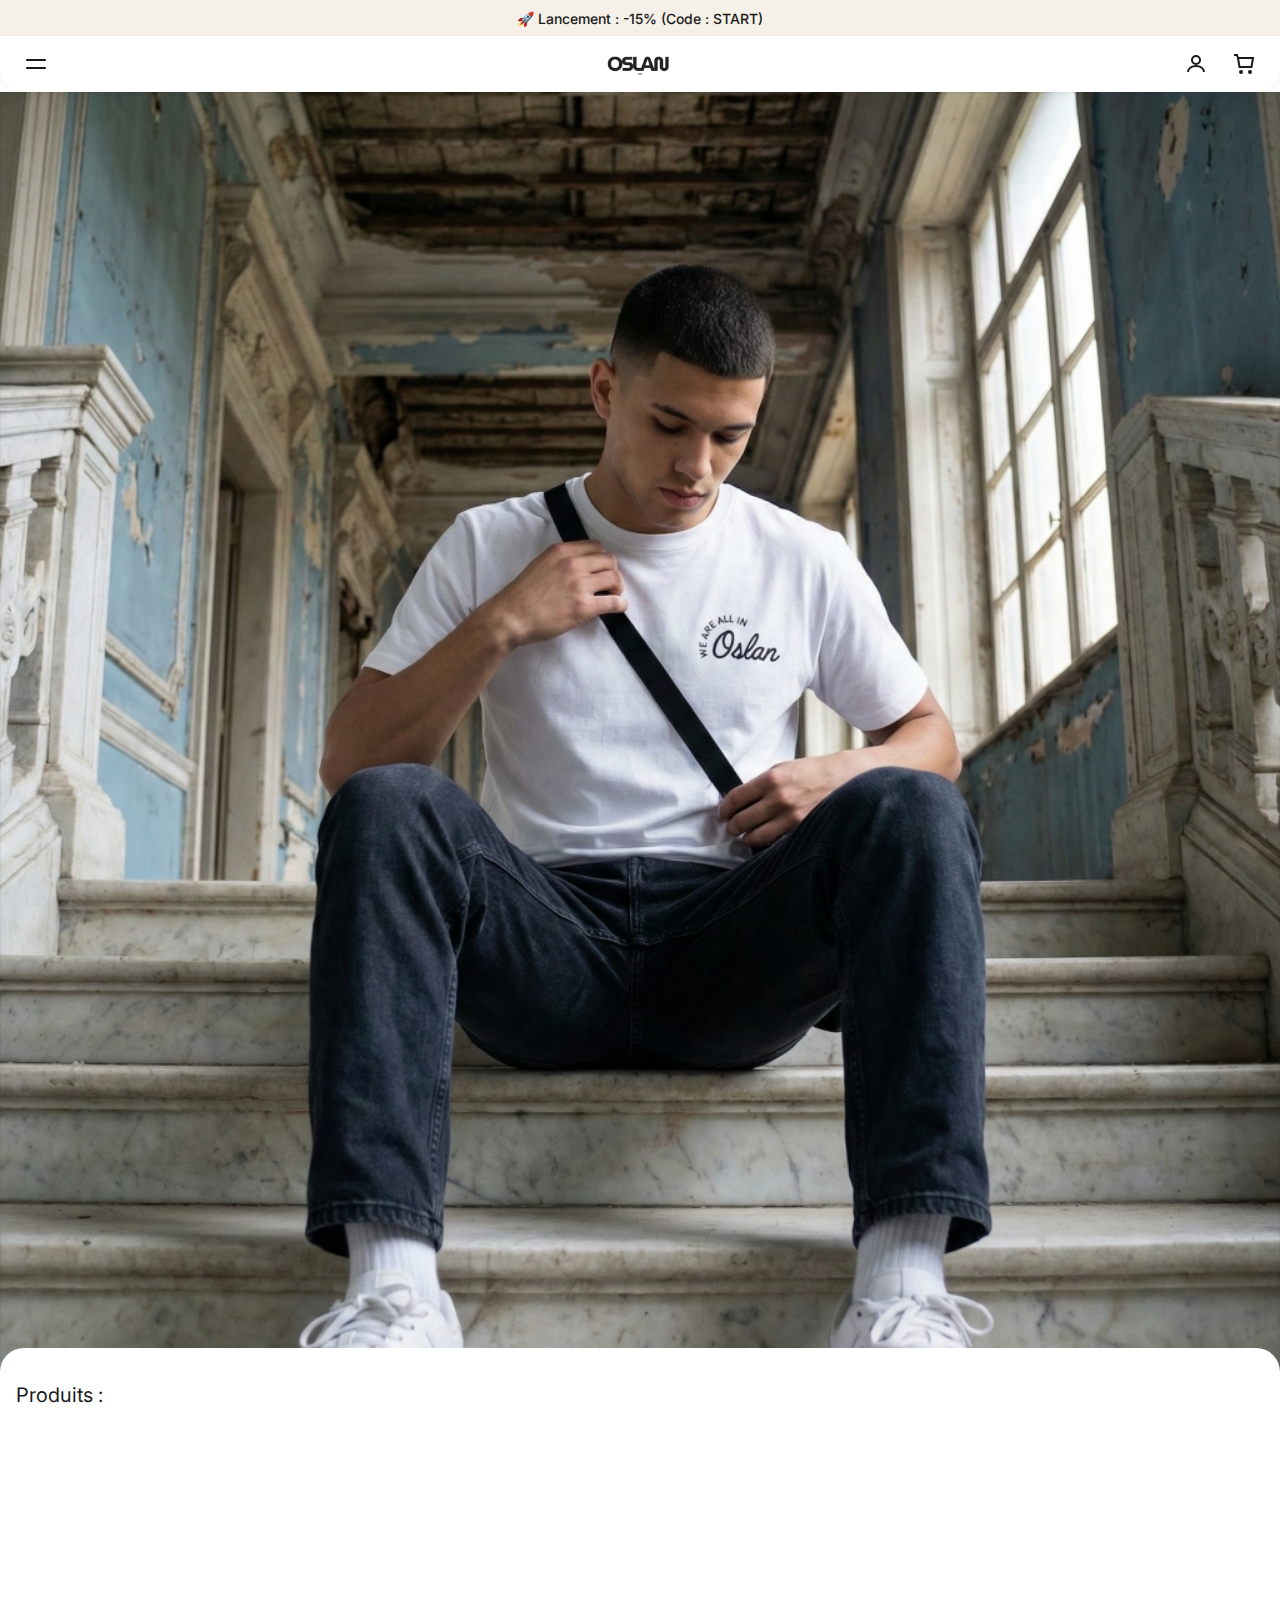
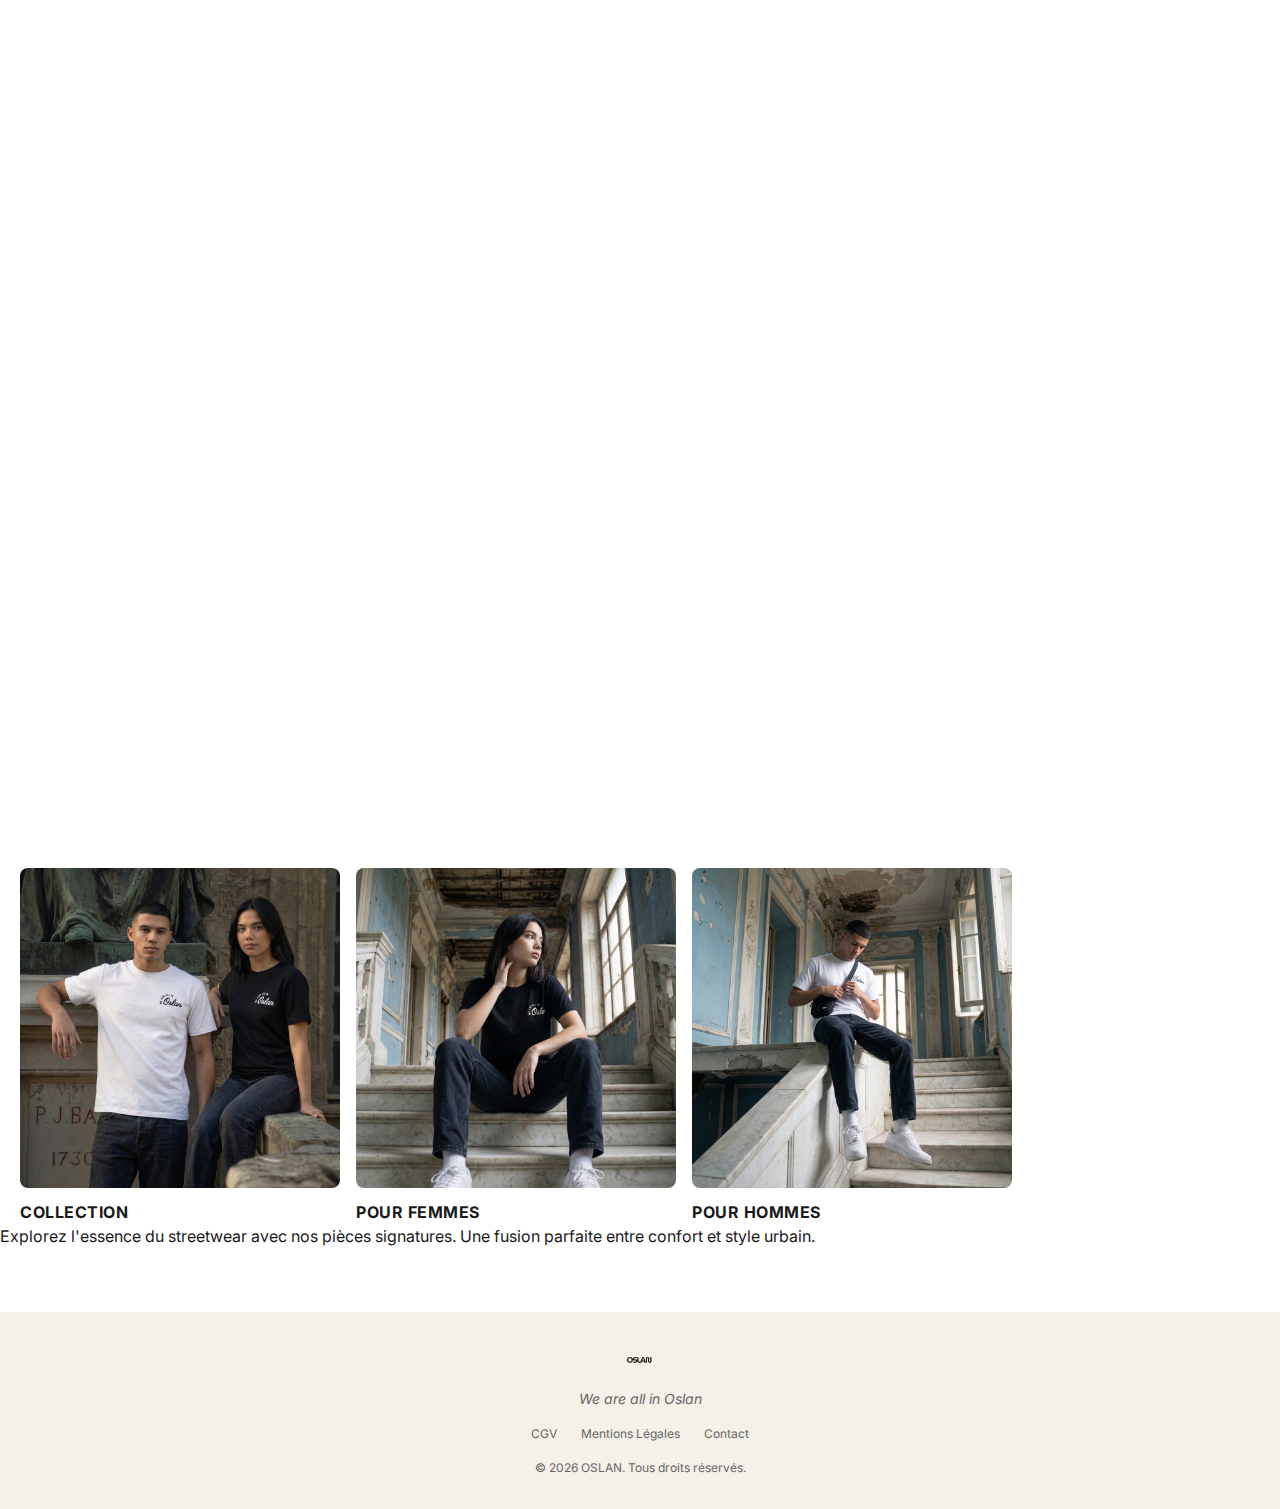
<file: index.html>
<!DOCTYPE html>
<html lang="fr">

<head>
    <meta charset="UTF-8">
    <meta name="viewport" content="width=device-width, initial-scale=1.0, maximum-scale=1.0, user-scalable=no">
    <title>OSLAN - Streetwear 2026</title>
    <meta name="description"
        content="OSLAN - Marque de streetwear premium. Découvrez notre collection de t-shirts signature.">
    <link rel="preconnect" href="https://fonts.googleapis.com">
    <link rel="preconnect" href="https://fonts.gstatic.com" crossorigin>
    <link href="https://fonts.googleapis.com/css2?family=Inter:wght@400;500;600;700&display=swap" rel="stylesheet">
    <link rel="stylesheet" href="styles.css">
</head>

<body>
    <!-- Bannière Promo -->
    <div class="promo-banner">
        <span>🚀 Lancement : -15% (Code : START)</span>
    </div>

    <!-- Header -->
    <header class="header">
        <button class="menu-btn" id="menuBtn" aria-label="Menu">
            <span></span>
            <span></span>
        </button>

        <div class="logo">
            <img src="assets/logo.png" alt="OSLAN">
        </div>

        <div class="header-icons">
            <button class="icon-btn" aria-label="Mon compte">
                <svg width="24" height="24" viewBox="0 0 24 24" fill="none" stroke="currentColor" stroke-width="2">
                    <circle cx="12" cy="8" r="4" />
                    <path d="M4 20c0-4 4-6 8-6s8 2 8 6" />
                </svg>
            </button>
            <a href="cart.html" class="icon-btn cart-btn" aria-label="Panier" id="cartBtn">
                <svg width="24" height="24" viewBox="0 0 24 24" fill="none" stroke="currentColor" stroke-width="2">
                    <path d="M6 6h15l-1.5 9h-12z" />
                    <circle cx="9" cy="20" r="1" />
                    <circle cx="18" cy="20" r="1" />
                    <path d="M6 6L5 3H2" />
                </svg>
                <span class="cart-count" id="cartCount">0</span>
            </a>
        </div>
    </header>

    <!-- Menu Mobile Sidebar -->
    <div class="sidebar-overlay" id="sidebarOverlay"></div>
    <nav class="sidebar" id="sidebar">
        <div class="sidebar-header">
            <img src="assets/logo.png" alt="OSLAN" class="sidebar-logo">
            <button class="close-btn" id="closeBtn" aria-label="Fermer">
                <svg width="24" height="24" viewBox="0 0 24 24" fill="none" stroke="currentColor" stroke-width="2">
                    <path d="M18 6L6 18M6 6l12 12" />
                </svg>
            </button>
        </div>
        <ul class="sidebar-menu">
            <li><a href="#" class="active">Accueil</a></li>
            <li><a href="#products">Produits</a></li>
            <li><a href="#">Notre Histoire</a></li>
            <li><a href="#">Contact</a></li>
        </ul>
        <div class="sidebar-footer">
            <p class="promo-code">Code promo : <strong>START</strong> = -15%</p>
        </div>
    </nav>

    <!-- Main Content -->
    <main>
        <!-- Hero Section -->
        <section class="hero">
            <img src="assets/hero.jpg" alt="Collection OSLAN - T-shirt Signature Blanc" class="hero-img"
                fetchpriority="high">
        </section>

        <!-- Products Section -->
        <section class="products" id="products">
            <h2 class="section-title">Produits :</h2>

            <div class="products-grid">
                <!-- Product Card 1 - T-shirt Blanc -->
                <article class="product-card">
                    <button class="favorite-btn" aria-label="Ajouter aux favoris">
                        <svg class="heart-icon" width="20" height="20" viewBox="0 0 24 24" fill="none"
                            stroke="currentColor" stroke-width="2">
                            <path
                                d="M20.84 4.61a5.5 5.5 0 0 0-7.78 0L12 5.67l-1.06-1.06a5.5 5.5 0 0 0-7.78 7.78l1.06 1.06L12 21.23l7.78-7.78 1.06-1.06a5.5 5.5 0 0 0 0-7.78z" />
                        </svg>
                    </button>
                    <a href="product.html?id=tshirt-blanc" class="product-link">
                        <div class="product-image">
                            <img src="assets/tshirt-blanc.jpg" alt="T-shirt Signature Oslan Blanc" loading="lazy">
                        </div>
                        <div class="product-info">
                            <h3 class="product-name">T-shirt Signature<br>Oslan Blanc</h3>
                        </div>
                    </a>
                </article>

                <!-- Product Card 2 - T-shirt Noir Femme -->
                <article class="product-card">
                    <button class="favorite-btn" aria-label="Ajouter aux favoris">
                        <svg class="heart-icon" width="20" height="20" viewBox="0 0 24 24" fill="none"
                            stroke="currentColor" stroke-width="2">
                            <path
                                d="M20.84 4.61a5.5 5.5 0 0 0-7.78 0L12 5.67l-1.06-1.06a5.5 5.5 0 0 0-7.78 7.78l1.06 1.06L12 21.23l7.78-7.78 1.06-1.06a5.5 5.5 0 0 0 0-7.78z" />
                        </svg>
                    </button>
                    <a href="product.html?id=tshirt-noir-femme" class="product-link">
                        <div class="product-image">
                            <img src="assets/tshirt-noir-femme.jpg" alt="T-shirt Signature Oslan Noir" loading="lazy">
                        </div>
                        <div class="product-info">
                            <h3 class="product-name">T-shirt Signature<br>Oslan Noir</h3>
                        </div>
                    </a>
                </article>

                <!-- Product Card 3 - T-shirt Noir Homme -->
                <article class="product-card">
                    <button class="favorite-btn" aria-label="Ajouter aux favoris">
                        <svg class="heart-icon" width="20" height="20" viewBox="0 0 24 24" fill="none"
                            stroke="currentColor" stroke-width="2">
                            <path
                                d="M20.84 4.61a5.5 5.5 0 0 0-7.78 0L12 5.67l-1.06-1.06a5.5 5.5 0 0 0-7.78 7.78l1.06 1.06L12 21.23l7.78-7.78 1.06-1.06a5.5 5.5 0 0 0 0-7.78z" />
                        </svg>
                    </button>
                    <a href="product.html?id=tshirt-noir-homme" class="product-link">
                        <div class="product-image">
                            <img src="assets/tshirt-noir-homme.jpg" alt="T-shirt Signature Oslan Noir - Homme"
                                loading="lazy">
                        </div>
                        <div class="product-info">
                            <h3 class="product-name">T-shirt Signature<br>Oslan Noir</h3>
                        </div>
                    </a>
                </article>

                <!-- Product Card 4 - T-shirt Blanc Femme -->
                <article class="product-card">
                    <button class="favorite-btn" aria-label="Ajouter aux favoris">
                        <svg class="heart-icon" width="20" height="20" viewBox="0 0 24 24" fill="none"
                            stroke="currentColor" stroke-width="2">
                            <path
                                d="M20.84 4.61a5.5 5.5 0 0 0-7.78 0L12 5.67l-1.06-1.06a5.5 5.5 0 0 0-7.78 7.78l1.06 1.06L12 21.23l7.78-7.78 1.06-1.06a5.5 5.5 0 0 0 0-7.78z" />
                        </svg>
                    </button>
                    <a href="product.html?id=tshirt-blanc-femme" class="product-link">
                        <div class="product-image">
                            <img src="assets/tshirt-blanc-femme.jpg" alt="T-shirt Signature Oslan Blanc" loading="lazy">
                        </div>
                        <div class="product-info">
                            <h3 class="product-name">T-shirt Signature<br>Oslan Blanc</h3>
                        </div>
                    </a>
                </article>
            </div>
        </section>

        <!-- Carousel Section -->
        <section class="carousel-section">
            <div class="carousel-container" id="carousel">
                <div class="carousel-track">
                    <div class="carousel-slide" data-index="0">
                        <div class="carousel-image">
                            <img src="assets/carousel-1.jpg" alt="Collection OSLAN">
                        </div>
                        <p class="carousel-label">COLLECTION</p>
                    </div>
                    <div class="carousel-slide" data-index="1">
                        <div class="carousel-image">
                            <img src="assets/carousel-2.jpg" alt="Pour Femmes">
                        </div>
                        <p class="carousel-label">POUR FEMMES</p>
                    </div>
                    <div class="carousel-slide" data-index="2">
                        <div class="carousel-image">
                            <img src="assets/carousel-3.jpg" alt="Pour Hommes">
                        </div>
                        <p class="carousel-label">POUR HOMMES</p>
                    </div>
                </div>
            </div>

            <div class="carousel-description-container">
                <p id="carouselDescription" class="carousel-description-text">
                    Explorez l'essence du streetwear avec nos pièces signatures. Une fusion parfaite entre confort et
                    style urbain.
                </p>
            </div>
        </section>
    </main>

    <!-- Footer -->
    <footer class="footer">
        <div class="footer-content">
            <img src="assets/logo.png" alt="OSLAN" class="footer-logo">
            <p class="footer-tagline">We are all in Oslan</p>
            <div class="footer-links">
                <a href="#">CGV</a>
                <a href="#">Mentions Légales</a>
                <a href="#">Contact</a>
            </div>
            <p class="footer-copyright">© 2026 OSLAN. Tous droits réservés.</p>
        </div>
    </footer>

    <script src="script.js"></script>
</body>

</html>
</file>
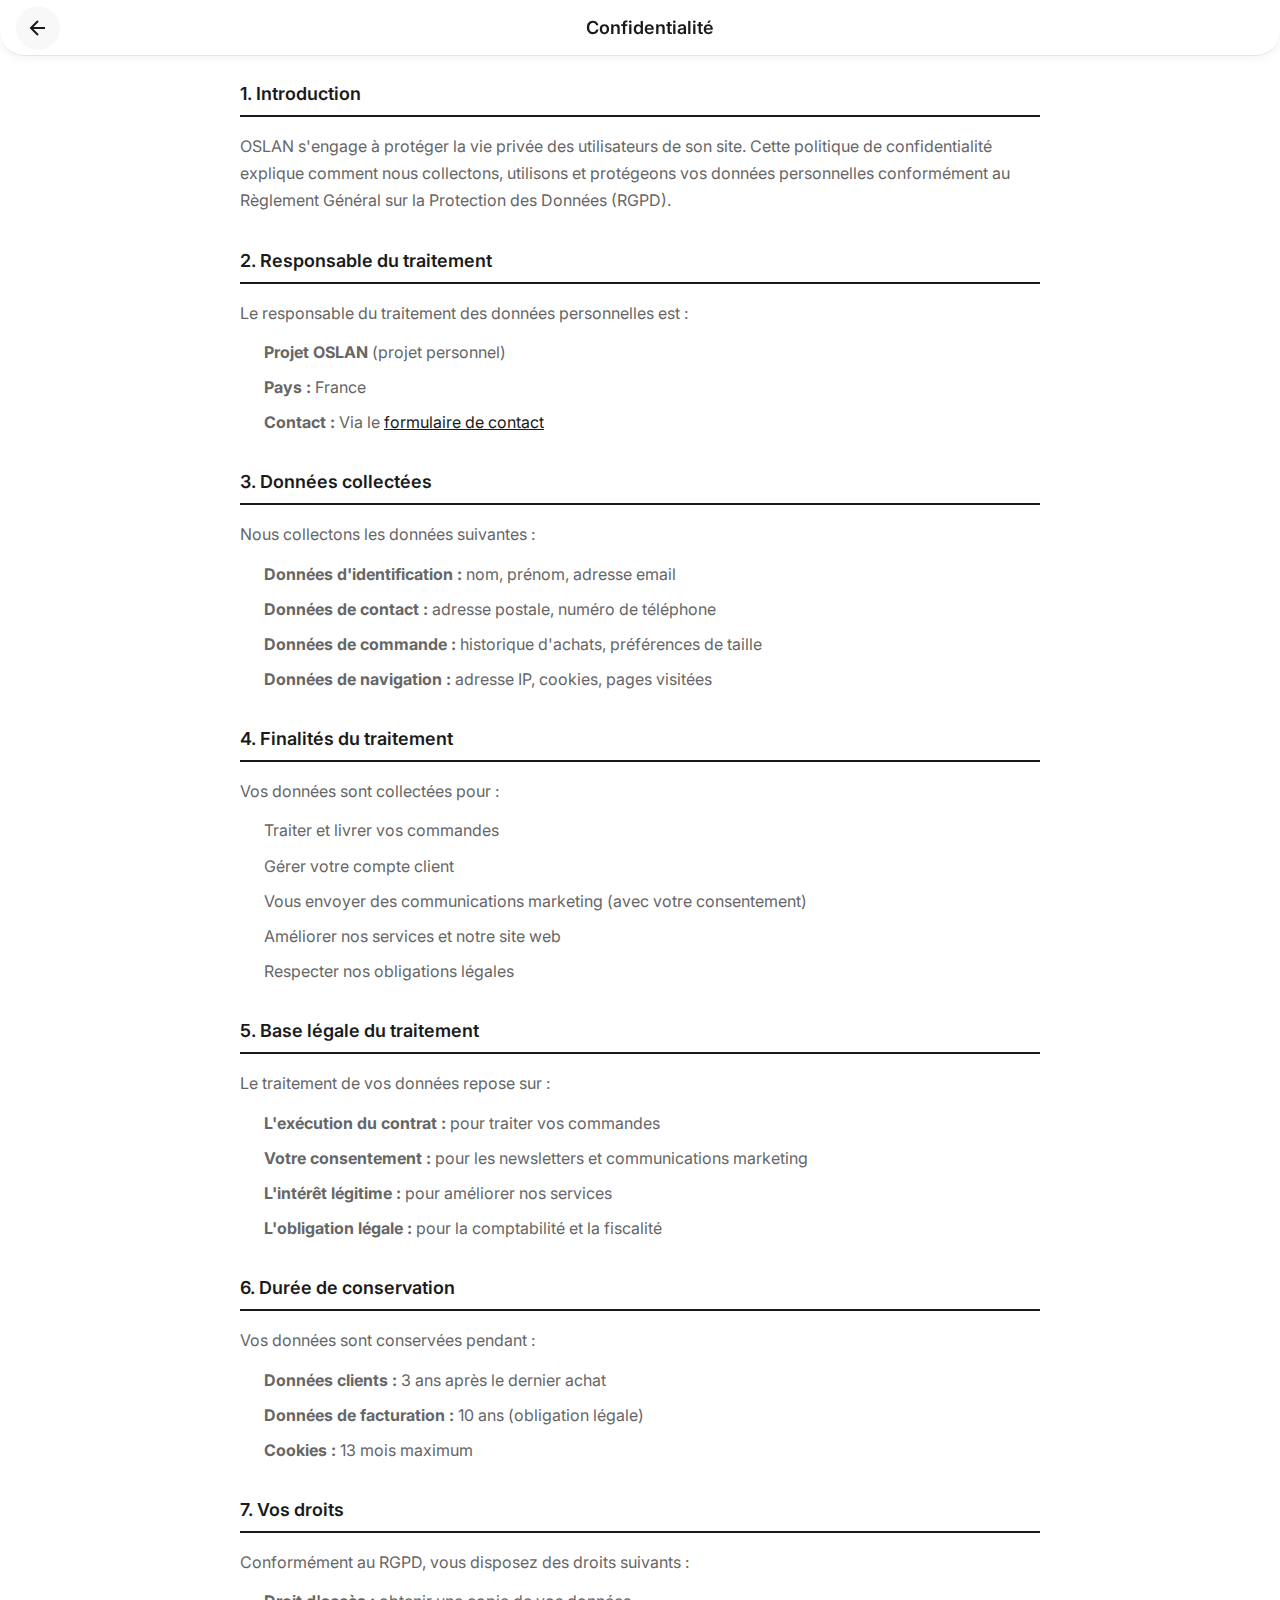
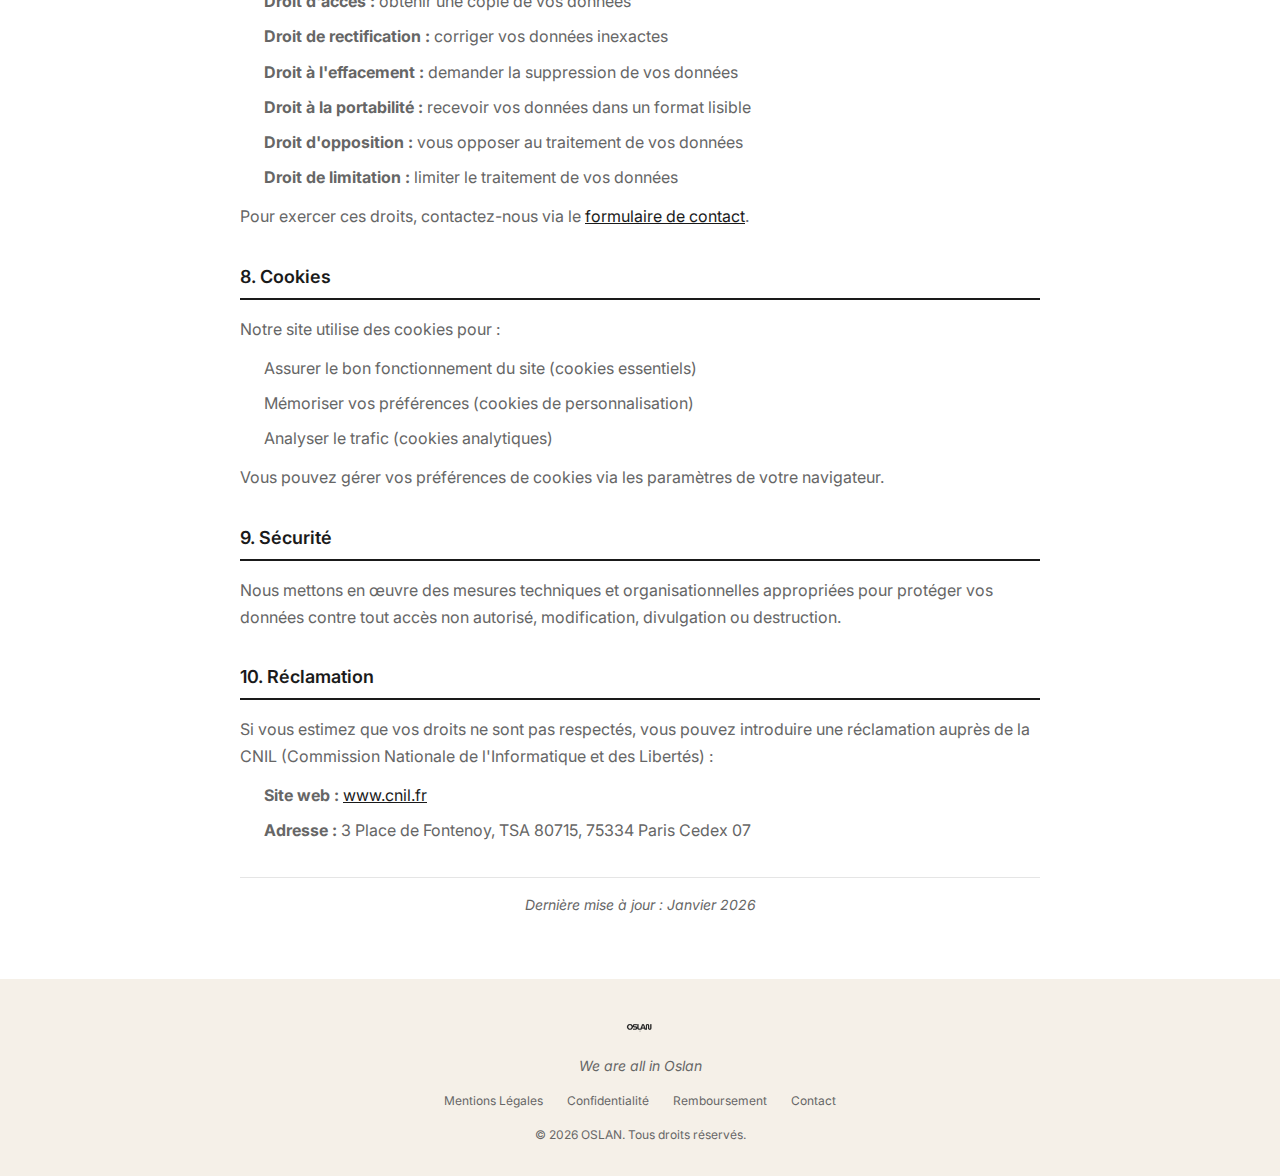
<file: confidentialite.html>
<!DOCTYPE html>
<html lang="fr">

<head>
    <meta charset="UTF-8">
    <meta name="viewport" content="width=device-width, initial-scale=1.0">
    <title>Politique de Confidentialité - OSLAN</title>
    <meta name="description"
        content="Politique de confidentialité OSLAN - Protection de vos données personnelles conformément au RGPD.">
    <link rel="preconnect" href="https://fonts.googleapis.com">
    <link rel="preconnect" href="https://fonts.gstatic.com" crossorigin>
    <link href="https://fonts.googleapis.com/css2?family=Inter:wght@400;500;600;700&display=swap" rel="stylesheet">
    <link rel="stylesheet" href="styles.css">
</head>

<body class="legal-page">
    <!-- Header -->
    <header class="header legal-header">
        <a href="index.html" class="back-btn" aria-label="Retour">
            <svg width="24" height="24" viewBox="0 0 24 24" fill="none" stroke="currentColor" stroke-width="2">
                <path d="M19 12H5M12 19l-7-7 7-7" />
            </svg>
        </a>
        <h1 class="page-title">Confidentialité</h1>
        <div class="header-spacer"></div>
    </header>

    <!-- Main Content -->
    <main class="legal-main">
        <div class="legal-content">
            <section class="legal-section">
                <h2>1. Introduction</h2>
                <p>OSLAN s'engage à protéger la vie privée des utilisateurs de son site. Cette politique de
                    confidentialité explique comment nous collectons, utilisons et protégeons vos données personnelles
                    conformément au Règlement Général sur la Protection des Données (RGPD).</p>
            </section>

            <section class="legal-section">
                <h2>2. Responsable du traitement</h2>
                <p>Le responsable du traitement des données personnelles est :</p>
                <ul>
                    <li><strong>Projet OSLAN</strong> (projet personnel)</li>
                    <li><strong>Pays :</strong> France</li>
                    <li><strong>Contact :</strong> Via le <a href="contact.html">formulaire de contact</a></li>
                </ul>
            </section>

            <section class="legal-section">
                <h2>3. Données collectées</h2>
                <p>Nous collectons les données suivantes :</p>
                <ul>
                    <li><strong>Données d'identification :</strong> nom, prénom, adresse email</li>
                    <li><strong>Données de contact :</strong> adresse postale, numéro de téléphone</li>
                    <li><strong>Données de commande :</strong> historique d'achats, préférences de taille</li>
                    <li><strong>Données de navigation :</strong> adresse IP, cookies, pages visitées</li>
                </ul>
            </section>

            <section class="legal-section">
                <h2>4. Finalités du traitement</h2>
                <p>Vos données sont collectées pour :</p>
                <ul>
                    <li>Traiter et livrer vos commandes</li>
                    <li>Gérer votre compte client</li>
                    <li>Vous envoyer des communications marketing (avec votre consentement)</li>
                    <li>Améliorer nos services et notre site web</li>
                    <li>Respecter nos obligations légales</li>
                </ul>
            </section>

            <section class="legal-section">
                <h2>5. Base légale du traitement</h2>
                <p>Le traitement de vos données repose sur :</p>
                <ul>
                    <li><strong>L'exécution du contrat :</strong> pour traiter vos commandes</li>
                    <li><strong>Votre consentement :</strong> pour les newsletters et communications marketing</li>
                    <li><strong>L'intérêt légitime :</strong> pour améliorer nos services</li>
                    <li><strong>L'obligation légale :</strong> pour la comptabilité et la fiscalité</li>
                </ul>
            </section>

            <section class="legal-section">
                <h2>6. Durée de conservation</h2>
                <p>Vos données sont conservées pendant :</p>
                <ul>
                    <li><strong>Données clients :</strong> 3 ans après le dernier achat</li>
                    <li><strong>Données de facturation :</strong> 10 ans (obligation légale)</li>
                    <li><strong>Cookies :</strong> 13 mois maximum</li>
                </ul>
            </section>

            <section class="legal-section">
                <h2>7. Vos droits</h2>
                <p>Conformément au RGPD, vous disposez des droits suivants :</p>
                <ul>
                    <li><strong>Droit d'accès :</strong> obtenir une copie de vos données</li>
                    <li><strong>Droit de rectification :</strong> corriger vos données inexactes</li>
                    <li><strong>Droit à l'effacement :</strong> demander la suppression de vos données</li>
                    <li><strong>Droit à la portabilité :</strong> recevoir vos données dans un format lisible</li>
                    <li><strong>Droit d'opposition :</strong> vous opposer au traitement de vos données</li>
                    <li><strong>Droit de limitation :</strong> limiter le traitement de vos données</li>
                </ul>
                <p>Pour exercer ces droits, contactez-nous via le <a href="contact.html">formulaire de contact</a>.</p>
            </section>

            <section class="legal-section">
                <h2>8. Cookies</h2>
                <p>Notre site utilise des cookies pour :</p>
                <ul>
                    <li>Assurer le bon fonctionnement du site (cookies essentiels)</li>
                    <li>Mémoriser vos préférences (cookies de personnalisation)</li>
                    <li>Analyser le trafic (cookies analytiques)</li>
                </ul>
                <p>Vous pouvez gérer vos préférences de cookies via les paramètres de votre navigateur.</p>
            </section>

            <section class="legal-section">
                <h2>9. Sécurité</h2>
                <p>Nous mettons en œuvre des mesures techniques et organisationnelles appropriées pour protéger vos
                    données contre tout accès non autorisé, modification, divulgation ou destruction.</p>
            </section>

            <section class="legal-section">
                <h2>10. Réclamation</h2>
                <p>Si vous estimez que vos droits ne sont pas respectés, vous pouvez introduire une réclamation auprès
                    de la CNIL (Commission Nationale de l'Informatique et des Libertés) :</p>
                <ul>
                    <li><strong>Site web :</strong> <a href="https://www.cnil.fr" target="_blank"
                            rel="noopener">www.cnil.fr</a></li>
                    <li><strong>Adresse :</strong> 3 Place de Fontenoy, TSA 80715, 75334 Paris Cedex 07</li>
                </ul>
            </section>

            <p class="legal-update">Dernière mise à jour : Janvier 2026</p>
        </div>
    </main>

    <!-- Footer -->
    <footer class="footer">
        <div class="footer-content">
            <img src="assets/logo.png" alt="OSLAN" class="footer-logo">
            <p class="footer-tagline">We are all in Oslan</p>
            <div class="footer-links">
                <a href="mentions-legales.html">Mentions Légales</a>
                <a href="confidentialite.html">Confidentialité</a>
                <a href="remboursement.html">Remboursement</a>
                <a href="contact.html">Contact</a>
            </div>
            <p class="footer-copyright">© 2026 OSLAN. Tous droits réservés.</p>
        </div>
    </footer>
</body>

</html>
</file>
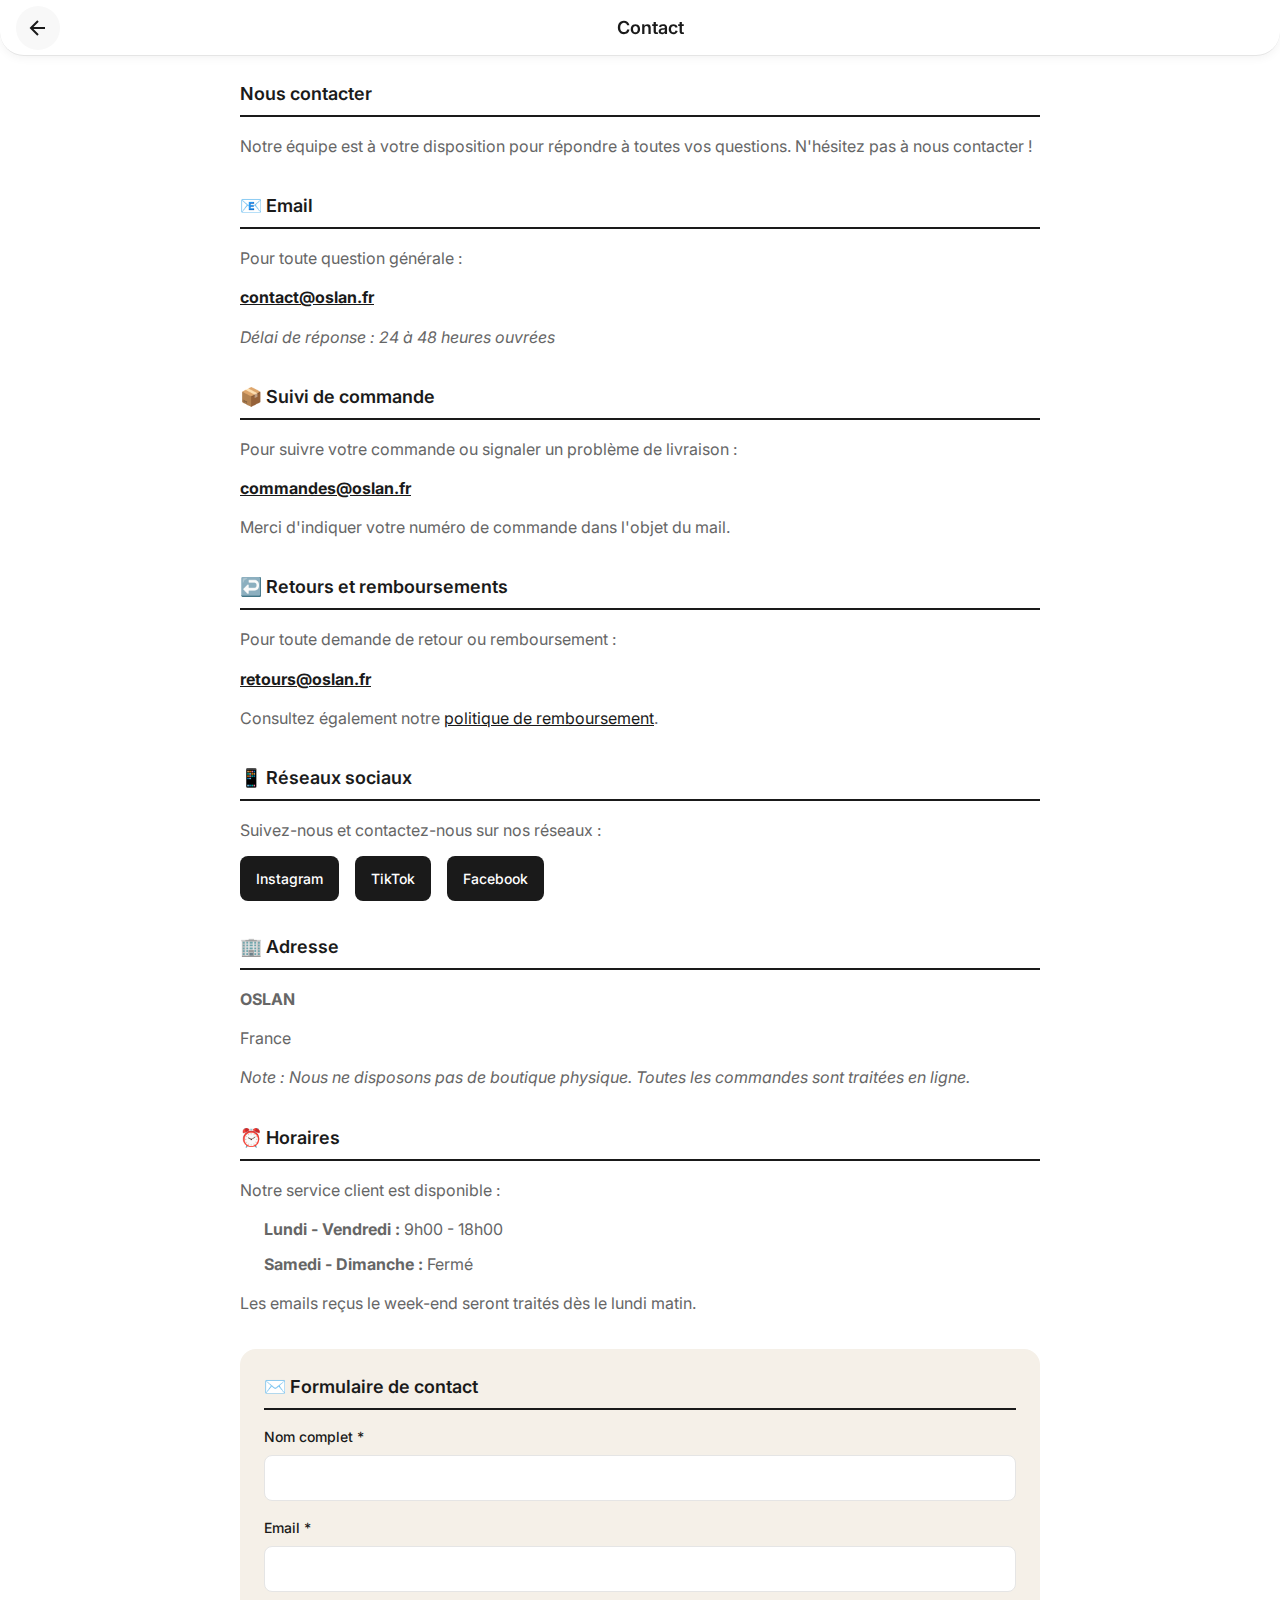
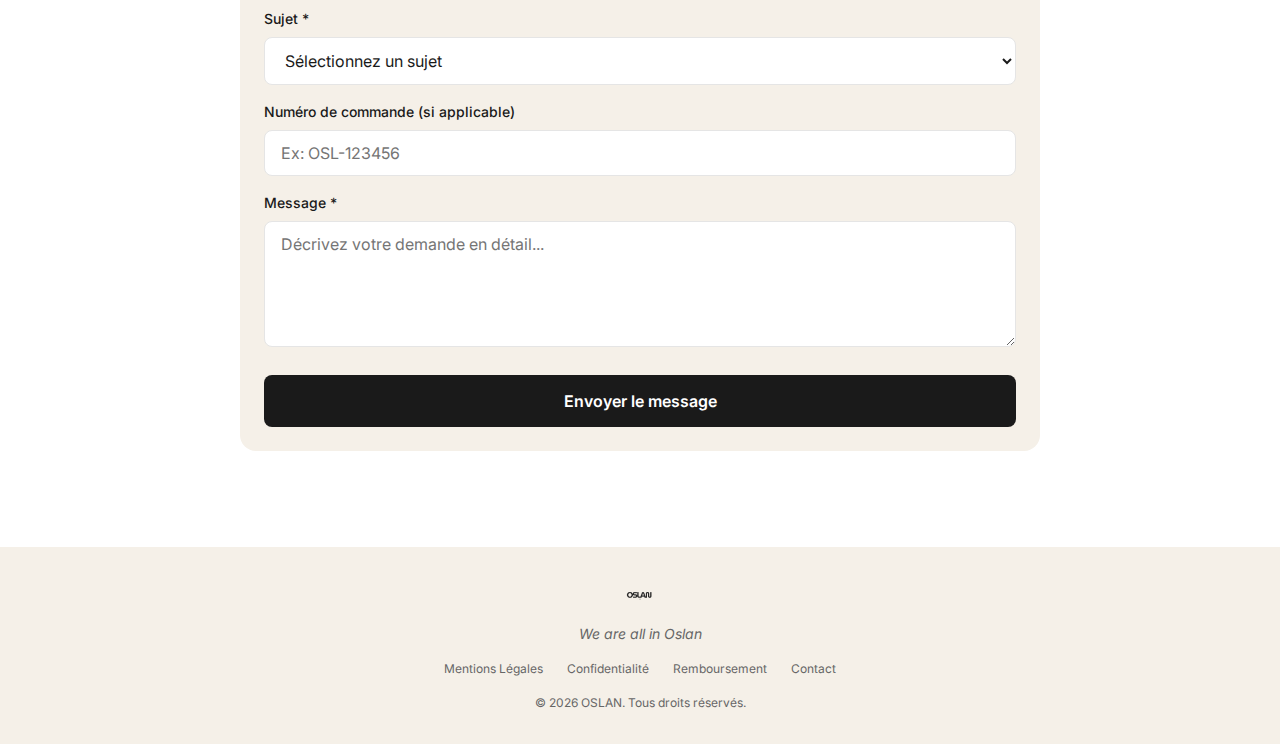
<file: contact.html>
<!DOCTYPE html>
<html lang="fr">

<head>
    <meta charset="UTF-8">
    <meta name="viewport" content="width=device-width, initial-scale=1.0">
    <title>Contact - OSLAN</title>
    <meta name="description"
        content="Contactez OSLAN - Notre équipe est à votre écoute pour répondre à toutes vos questions.">
    <link rel="preconnect" href="https://fonts.googleapis.com">
    <link rel="preconnect" href="https://fonts.gstatic.com" crossorigin>
    <link href="https://fonts.googleapis.com/css2?family=Inter:wght@400;500;600;700&display=swap" rel="stylesheet">
    <link rel="stylesheet" href="styles.css">
</head>

<body class="legal-page contact-page">
    <!-- Header -->
    <header class="header legal-header">
        <a href="index.html" class="back-btn" aria-label="Retour">
            <svg width="24" height="24" viewBox="0 0 24 24" fill="none" stroke="currentColor" stroke-width="2">
                <path d="M19 12H5M12 19l-7-7 7-7" />
            </svg>
        </a>
        <h1 class="page-title">Contact</h1>
        <div class="header-spacer"></div>
    </header>

    <!-- Main Content -->
    <main class="legal-main">
        <div class="legal-content">
            <section class="legal-section contact-intro">
                <h2>Nous contacter</h2>
                <p>Notre équipe est à votre disposition pour répondre à toutes vos questions. N'hésitez pas à nous
                    contacter !</p>
            </section>

            <section class="legal-section">
                <h2>📧 Email</h2>
                <p>Pour toute question générale :</p>
                <p><strong><a href="mailto:contact@oslan.fr">contact@oslan.fr</a></strong></p>
                <p class="response-time">Délai de réponse : 24 à 48 heures ouvrées</p>
            </section>

            <section class="legal-section">
                <h2>📦 Suivi de commande</h2>
                <p>Pour suivre votre commande ou signaler un problème de livraison :</p>
                <p><strong><a href="mailto:commandes@oslan.fr">commandes@oslan.fr</a></strong></p>
                <p>Merci d'indiquer votre numéro de commande dans l'objet du mail.</p>
            </section>

            <section class="legal-section">
                <h2>↩️ Retours et remboursements</h2>
                <p>Pour toute demande de retour ou remboursement :</p>
                <p><strong><a href="mailto:retours@oslan.fr">retours@oslan.fr</a></strong></p>
                <p>Consultez également notre <a href="remboursement.html">politique de remboursement</a>.</p>
            </section>

            <section class="legal-section">
                <h2>📱 Réseaux sociaux</h2>
                <p>Suivez-nous et contactez-nous sur nos réseaux :</p>
                <div class="social-links">
                    <a href="#" class="social-link">Instagram</a>
                    <a href="#" class="social-link">TikTok</a>
                    <a href="#" class="social-link">Facebook</a>
                </div>
            </section>

            <section class="legal-section">
                <h2>🏢 Adresse</h2>
                <p><strong>OSLAN</strong></p>
                <p>France</p>
                <p class="note">Note : Nous ne disposons pas de boutique physique. Toutes les commandes sont traitées en
                    ligne.</p>
            </section>

            <section class="legal-section">
                <h2>⏰ Horaires</h2>
                <p>Notre service client est disponible :</p>
                <ul>
                    <li><strong>Lundi - Vendredi :</strong> 9h00 - 18h00</li>
                    <li><strong>Samedi - Dimanche :</strong> Fermé</li>
                </ul>
                <p>Les emails reçus le week-end seront traités dès le lundi matin.</p>
            </section>

            <!-- Contact Form -->
            <section class="legal-section contact-form-section">
                <h2>✉️ Formulaire de contact</h2>
                <form class="contact-form" id="contactForm">
                    <div class="form-group">
                        <label for="contactName">Nom complet *</label>
                        <input type="text" id="contactName" name="name" required class="form-input">
                    </div>
                    <div class="form-group">
                        <label for="contactEmail">Email *</label>
                        <input type="email" id="contactEmail" name="email" required class="form-input">
                    </div>
                    <div class="form-group">
                        <label for="contactSubject">Sujet *</label>
                        <select id="contactSubject" name="subject" required class="form-input">
                            <option value="">Sélectionnez un sujet</option>
                            <option value="commande">Question sur une commande</option>
                            <option value="produit">Question sur un produit</option>
                            <option value="retour">Retour / Remboursement</option>
                            <option value="partenariat">Partenariat / Collaboration</option>
                            <option value="autre">Autre</option>
                        </select>
                    </div>
                    <div class="form-group">
                        <label for="contactOrder">Numéro de commande (si applicable)</label>
                        <input type="text" id="contactOrder" name="order" class="form-input"
                            placeholder="Ex: OSL-123456">
                    </div>
                    <div class="form-group">
                        <label for="contactMessage">Message *</label>
                        <textarea id="contactMessage" name="message" required class="form-input form-textarea" rows="5"
                            placeholder="Décrivez votre demande en détail..."></textarea>
                    </div>
                    <button type="submit" class="form-submit">Envoyer le message</button>
                </form>
            </section>
        </div>
    </main>

    <!-- Footer -->
    <footer class="footer">
        <div class="footer-content">
            <img src="assets/logo.png" alt="OSLAN" class="footer-logo">
            <p class="footer-tagline">We are all in Oslan</p>
            <div class="footer-links">
                <a href="mentions-legales.html">Mentions Légales</a>
                <a href="confidentialite.html">Confidentialité</a>
                <a href="remboursement.html">Remboursement</a>
                <a href="contact.html">Contact</a>
            </div>
            <p class="footer-copyright">© 2026 OSLAN. Tous droits réservés.</p>
        </div>
    </footer>

    <script>
        // Contact form handling
        document.getElementById('contactForm').addEventListener('submit', function (e) {
            e.preventDefault();
            alert('Merci pour votre message ! Nous vous répondrons dans les plus brefs délais.');
            this.reset();
        });
    </script>
</body>

</html>
</file>
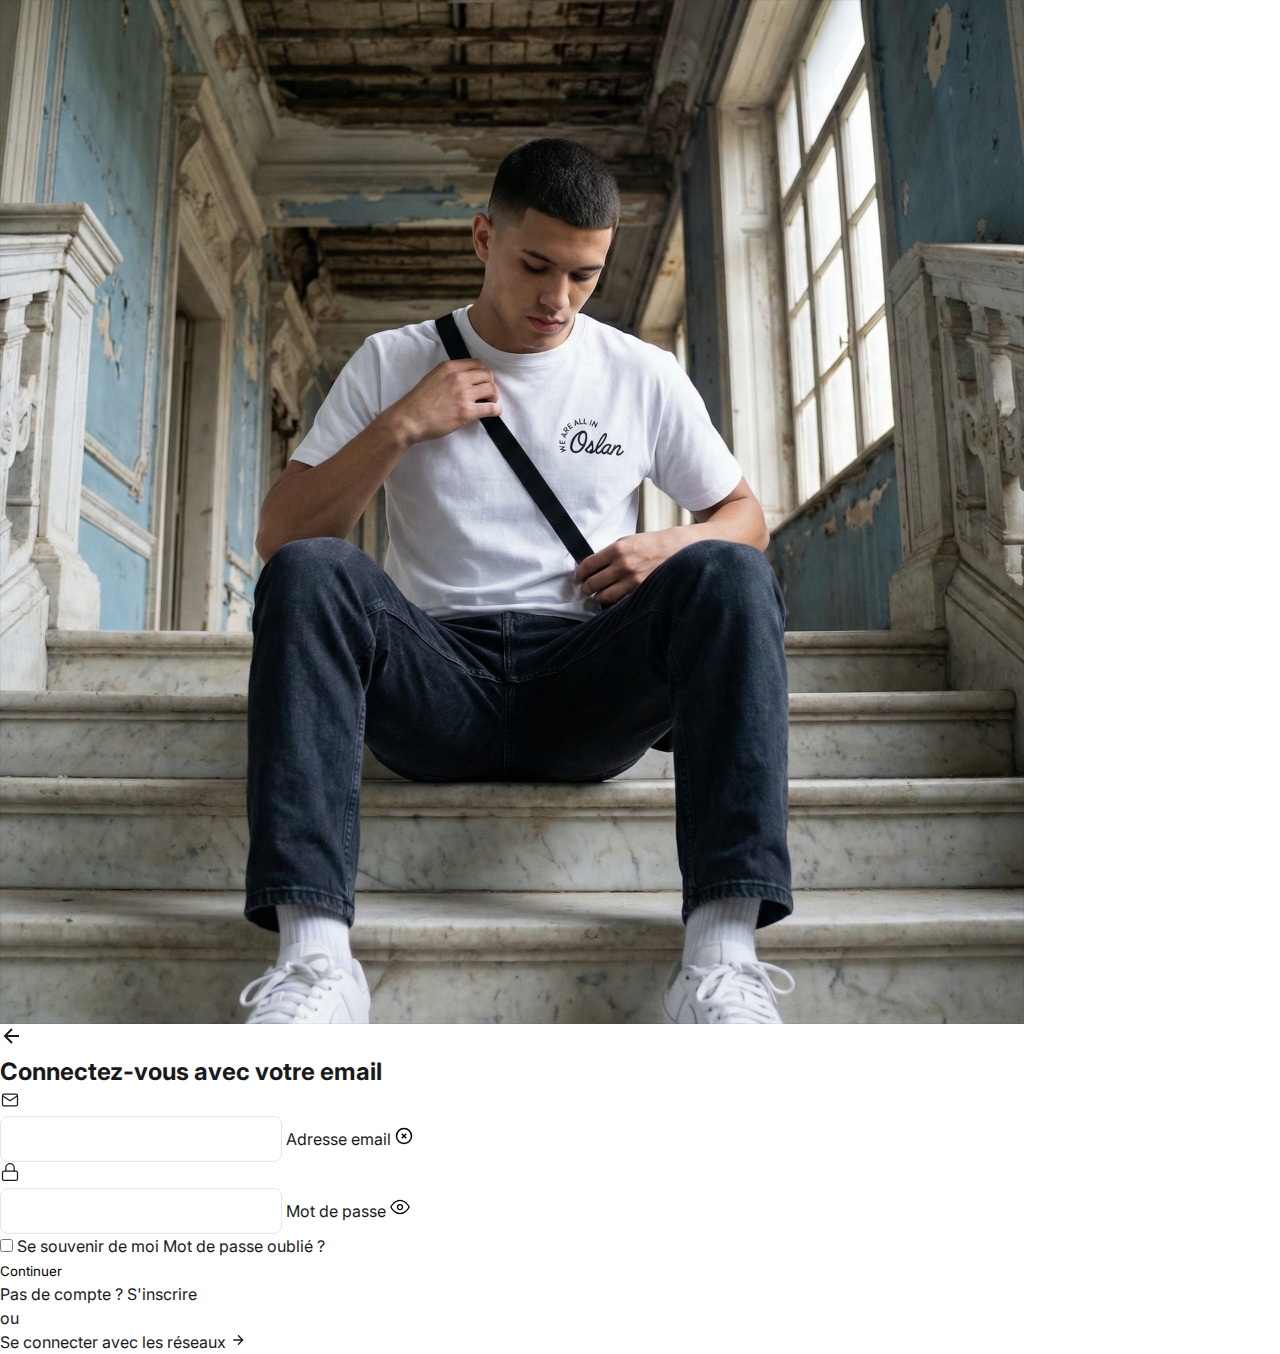
<file: login.html>
<!DOCTYPE html>
<html lang="fr">

<head>
    <meta charset="UTF-8">
    <meta name="viewport" content="width=device-width, initial-scale=1.0">
    <title>Connexion - OSLAN</title>
    <link rel="preconnect" href="https://fonts.googleapis.com">
    <link rel="preconnect" href="https://fonts.gstatic.com" crossorigin>
    <link href="https://fonts.googleapis.com/css2?family=Inter:wght@400;500;600;700&display=swap" rel="stylesheet">
    <link rel="stylesheet" href="styles.css">
</head>

<body class="login-page">

    <!-- Hero Image Background -->
    <div class="login-hero">
        <img src="assets/hero.jpg" alt="OSLAN Collection" class="login-hero-img">

        <!-- Back Button -->
        <a href="index.html" class="login-back-btn" aria-label="Retour">
            <svg width="24" height="24" viewBox="0 0 24 24" fill="none" stroke="currentColor" stroke-width="2">
                <path d="M19 12H5M12 19l-7-7 7-7" />
            </svg>
        </a>
    </div>

    <!-- Login Card -->
    <div class="login-card">
        <h2 class="login-title">Connectez-vous avec votre email</h2>

        <form class="login-form" id="loginForm">
            <!-- Email Input -->
            <div class="input-group floating-label">
                <div class="input-icon">
                    <svg width="20" height="20" viewBox="0 0 24 24" fill="none" stroke="currentColor"
                        stroke-width="1.5">
                        <rect x="3" y="5" width="18" height="14" rx="2" ry="2"></rect>
                        <path d="M3 7l9 6 9-6"></path>
                    </svg>
                </div>
                <input type="email" id="email" class="form-input" placeholder=" " required>
                <label for="email" class="floating-label-text">Adresse email</label>
                <button type="button" class="clear-input" aria-label="Effacer">
                    <svg width="18" height="18" viewBox="0 0 24 24" fill="none" stroke="currentColor" stroke-width="2">
                        <circle cx="12" cy="12" r="10"></circle>
                        <line x1="15" y1="9" x2="9" y2="15"></line>
                        <line x1="9" y1="9" x2="15" y2="15"></line>
                    </svg>
                </button>
            </div>

            <!-- Password Input -->
            <div class="input-group floating-label">
                <div class="input-icon">
                    <svg width="20" height="20" viewBox="0 0 24 24" fill="none" stroke="currentColor"
                        stroke-width="1.5">
                        <rect x="3" y="11" width="18" height="11" rx="2" ry="2"></rect>
                        <path d="M7 11V7a5 5 0 0 1 10 0v4"></path>
                    </svg>
                </div>
                <input type="password" id="password" class="form-input" placeholder=" " required>
                <label for="password" class="floating-label-text">Mot de passe</label>
                <button type="button" class="toggle-password" aria-label="Afficher le mot de passe">
                    <svg width="20" height="20" viewBox="0 0 24 24" fill="none" stroke="currentColor"
                        stroke-width="1.5">
                        <path d="M1 12s4-8 11-8 11 8 11 8-4 8-11 8-11-8-11-8z"></path>
                        <circle cx="12" cy="12" r="3"></circle>
                    </svg>
                </button>
            </div>

            <!-- Options Row -->
            <div class="form-options">
                <label class="remember-me">
                    <input type="checkbox">
                    <span class="checkbox-custom"></span>
                    <span class="label-text">Se souvenir de moi</span>
                </label>
                <a href="#" class="forgot-password">Mot de passe oublié ?</a>
            </div>

            <!-- Submit Button -->
            <button type="submit" class="submit-btn">Continuer</button>
        </form>

        <!-- Footer Links -->
        <div class="login-footer">
            <p>Pas de compte ? <a href="#" class="signup-link">S'inscrire</a></p>

            <div class="divider">
                <span>ou</span>
            </div>

            <a href="#" class="social-login-link">
                Se connecter avec les réseaux
                <svg width="16" height="16" viewBox="0 0 24 24" fill="none" stroke="currentColor" stroke-width="2">
                    <path d="M5 12h14M12 5l7 7-7 7" />
                </svg>
            </a>
        </div>
    </div>

    <script src="script.js"></script>
    <script>
        // Toggle password visibility
        document.querySelectorAll('.toggle-password').forEach(btn => {
            btn.addEventListener('click', () => {
                const input = btn.previousElementSibling.previousElementSibling;
                if (input.type === 'password') {
                    input.type = 'text';
                    btn.innerHTML = `<svg width="20" height="20" viewBox="0 0 24 24" fill="none" stroke="currentColor" stroke-width="1.5"><path d="M17.94 17.94A10.07 10.07 0 0 1 12 20c-7 0-11-8-11-8a18.45 18.45 0 0 1 5.06-5.94M9.9 4.24A9.12 9.12 0 0 1 12 4c7 0 11 8 11 8a18.5 18.5 0 0 1-2.16 3.19m-6.72-1.07a3 3 0 1 1-4.24-4.24"></path><line x1="1" y1="1" x2="23" y2="23"></line></svg>`;
                } else {
                    input.type = 'password';
                    btn.innerHTML = `<svg width="20" height="20" viewBox="0 0 24 24" fill="none" stroke="currentColor" stroke-width="1.5"><path d="M1 12s4-8 11-8 11 8 11 8-4 8-11 8-11-8-11-8z"></path><circle cx="12" cy="12" r="3"></circle></svg>`;
                }
            });
        });

        // Clear input button
        document.querySelectorAll('.clear-input').forEach(btn => {
            btn.addEventListener('click', () => {
                const input = btn.previousElementSibling.previousElementSibling;
                input.value = '';
                input.focus();
            });
        });

        // Form submission (mock)
        document.getElementById('loginForm').addEventListener('submit', (e) => {
            e.preventDefault();
            // Mock login - set token and redirect
            localStorage.setItem('oslan_token', 'mock_token_12345');
            window.location.href = 'index.html';
        });
    </script>
</body>

</html>
</file>
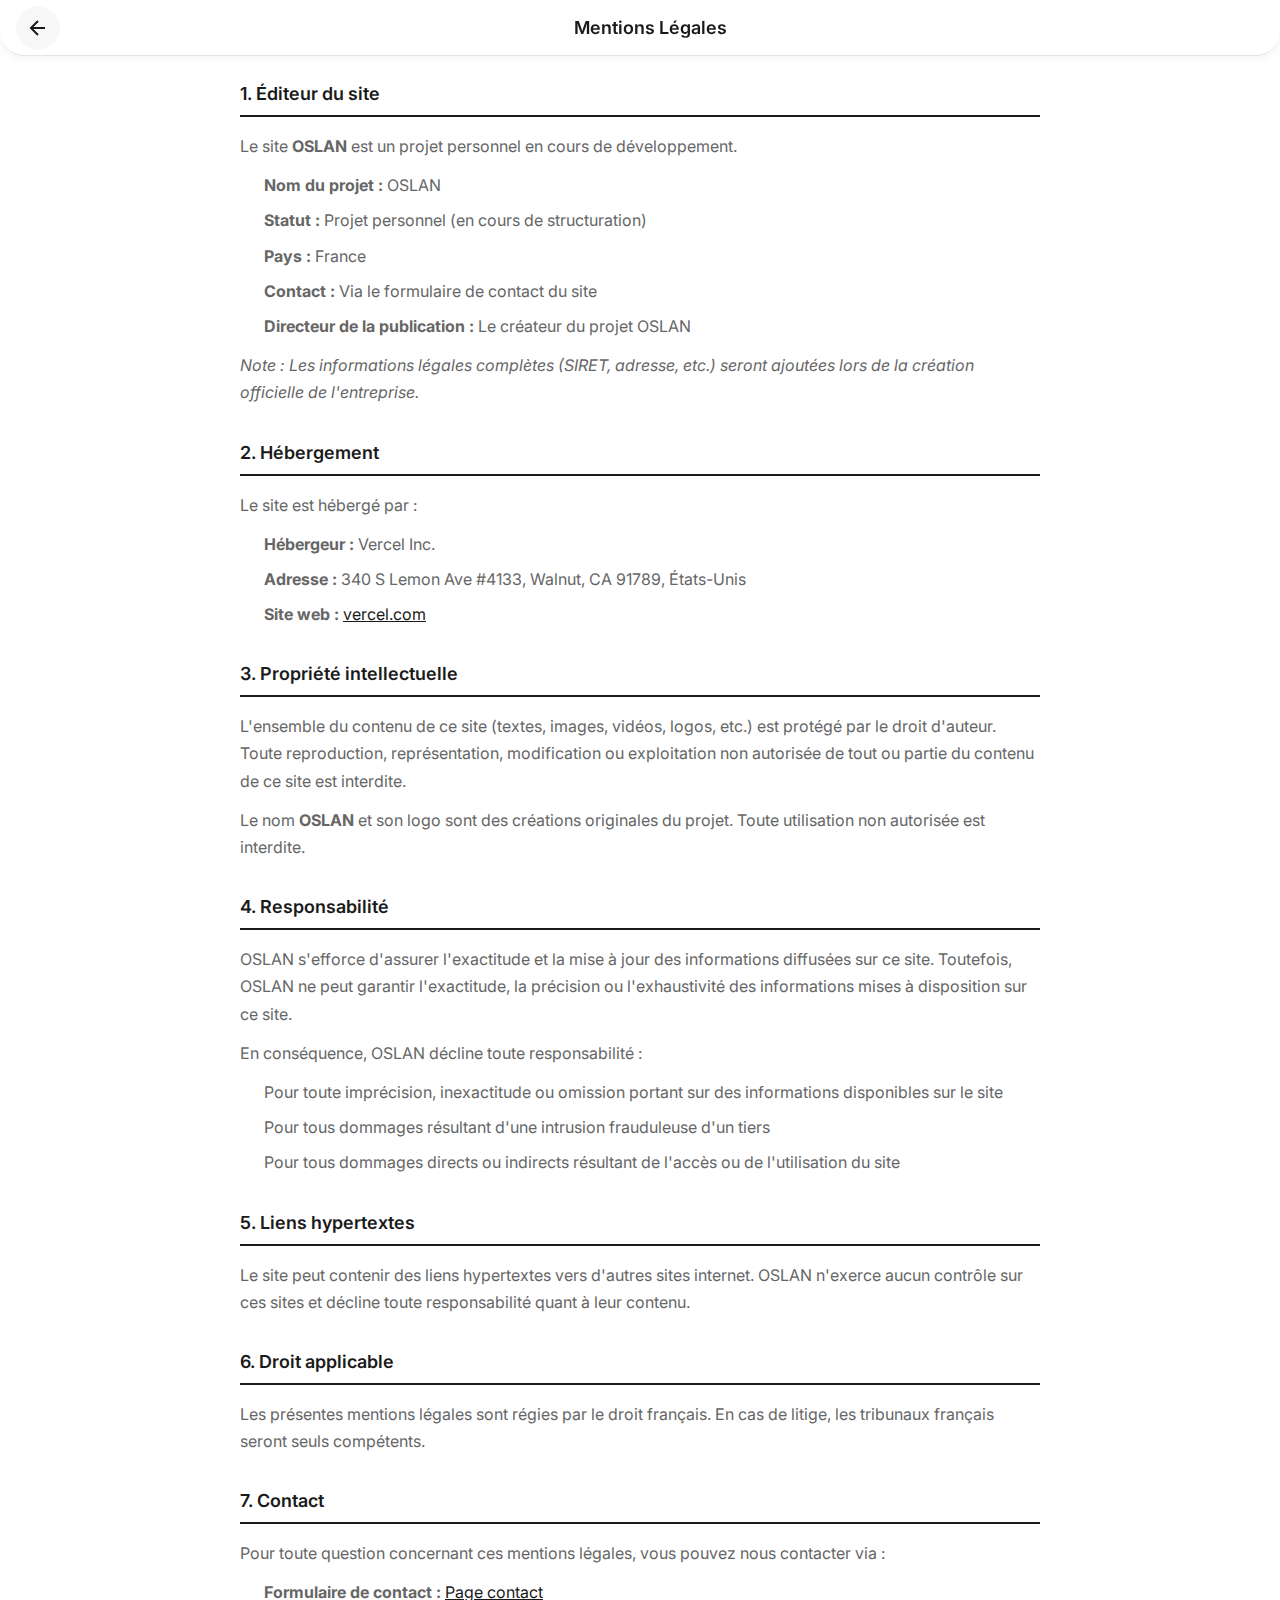
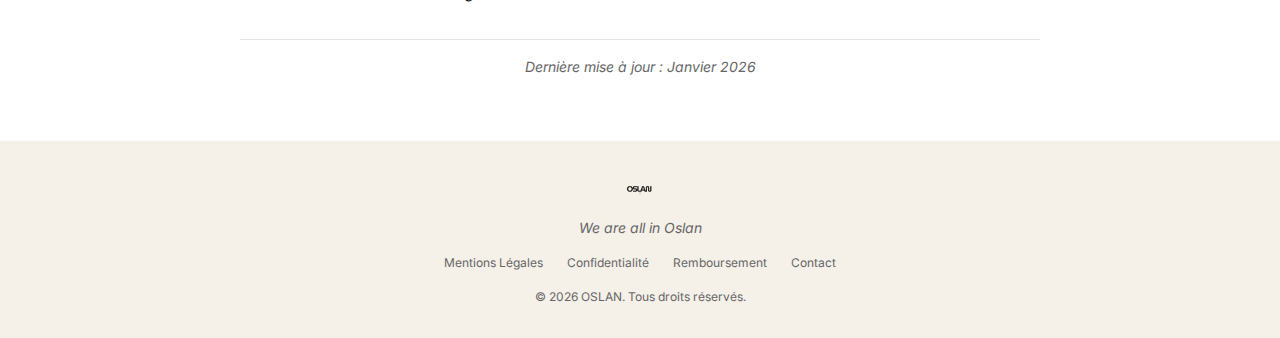
<file: mentions-legales.html>
<!DOCTYPE html>
<html lang="fr">

<head>
    <meta charset="UTF-8">
    <meta name="viewport" content="width=device-width, initial-scale=1.0">
    <title>Mentions Légales - OSLAN</title>
    <meta name="description" content="Mentions légales du site OSLAN - Informations légales obligatoires.">
    <link rel="preconnect" href="https://fonts.googleapis.com">
    <link rel="preconnect" href="https://fonts.gstatic.com" crossorigin>
    <link href="https://fonts.googleapis.com/css2?family=Inter:wght@400;500;600;700&display=swap" rel="stylesheet">
    <link rel="stylesheet" href="styles.css">
</head>

<body class="legal-page">
    <!-- Header -->
    <header class="header legal-header">
        <a href="index.html" class="back-btn" aria-label="Retour">
            <svg width="24" height="24" viewBox="0 0 24 24" fill="none" stroke="currentColor" stroke-width="2">
                <path d="M19 12H5M12 19l-7-7 7-7" />
            </svg>
        </a>
        <h1 class="page-title">Mentions Légales</h1>
        <div class="header-spacer"></div>
    </header>

    <!-- Main Content -->
    <main class="legal-main">
        <div class="legal-content">
            <section class="legal-section">
                <h2>1. Éditeur du site</h2>
                <p>Le site <strong>OSLAN</strong> est un projet personnel en cours de développement.</p>
                <ul>
                    <li><strong>Nom du projet :</strong> OSLAN</li>
                    <li><strong>Statut :</strong> Projet personnel (en cours de structuration)</li>
                    <li><strong>Pays :</strong> France</li>
                    <li><strong>Contact :</strong> Via le formulaire de contact du site</li>
                    <li><strong>Directeur de la publication :</strong> Le créateur du projet OSLAN</li>
                </ul>
                <p><em>Note : Les informations légales complètes (SIRET, adresse, etc.) seront ajoutées lors de la
                        création officielle de l'entreprise.</em></p>
            </section>

            <section class="legal-section">
                <h2>2. Hébergement</h2>
                <p>Le site est hébergé par :</p>
                <ul>
                    <li><strong>Hébergeur :</strong> Vercel Inc.</li>
                    <li><strong>Adresse :</strong> 340 S Lemon Ave #4133, Walnut, CA 91789, États-Unis</li>
                    <li><strong>Site web :</strong> <a href="https://vercel.com" target="_blank"
                            rel="noopener">vercel.com</a></li>
                </ul>
            </section>

            <section class="legal-section">
                <h2>3. Propriété intellectuelle</h2>
                <p>L'ensemble du contenu de ce site (textes, images, vidéos, logos, etc.) est protégé par le droit
                    d'auteur. Toute reproduction, représentation, modification ou exploitation non autorisée de tout ou
                    partie du contenu de ce site est interdite.</p>
                <p>Le nom <strong>OSLAN</strong> et son logo sont des créations originales du projet. Toute utilisation
                    non autorisée est interdite.</p>
            </section>

            <section class="legal-section">
                <h2>4. Responsabilité</h2>
                <p>OSLAN s'efforce d'assurer l'exactitude et la mise à jour des informations diffusées sur ce site.
                    Toutefois, OSLAN ne peut garantir l'exactitude, la précision ou l'exhaustivité des informations
                    mises à disposition sur ce site.</p>
                <p>En conséquence, OSLAN décline toute responsabilité :</p>
                <ul>
                    <li>Pour toute imprécision, inexactitude ou omission portant sur des informations disponibles sur le
                        site</li>
                    <li>Pour tous dommages résultant d'une intrusion frauduleuse d'un tiers</li>
                    <li>Pour tous dommages directs ou indirects résultant de l'accès ou de l'utilisation du site</li>
                </ul>
            </section>

            <section class="legal-section">
                <h2>5. Liens hypertextes</h2>
                <p>Le site peut contenir des liens hypertextes vers d'autres sites internet. OSLAN n'exerce aucun
                    contrôle sur ces sites et décline toute responsabilité quant à leur contenu.</p>
            </section>

            <section class="legal-section">
                <h2>6. Droit applicable</h2>
                <p>Les présentes mentions légales sont régies par le droit français. En cas de litige, les tribunaux
                    français seront seuls compétents.</p>
            </section>

            <section class="legal-section">
                <h2>7. Contact</h2>
                <p>Pour toute question concernant ces mentions légales, vous pouvez nous contacter via :</p>
                <ul>
                    <li><strong>Formulaire de contact :</strong> <a href="contact.html">Page contact</a></li>
                </ul>
            </section>

            <p class="legal-update">Dernière mise à jour : Janvier 2026</p>
        </div>
    </main>

    <!-- Footer -->
    <footer class="footer">
        <div class="footer-content">
            <img src="assets/logo.png" alt="OSLAN" class="footer-logo">
            <p class="footer-tagline">We are all in Oslan</p>
            <div class="footer-links">
                <a href="mentions-legales.html">Mentions Légales</a>
                <a href="confidentialite.html">Confidentialité</a>
                <a href="remboursement.html">Remboursement</a>
                <a href="contact.html">Contact</a>
            </div>
            <p class="footer-copyright">© 2026 OSLAN. Tous droits réservés.</p>
        </div>
    </footer>
</body>

</html>
</file>
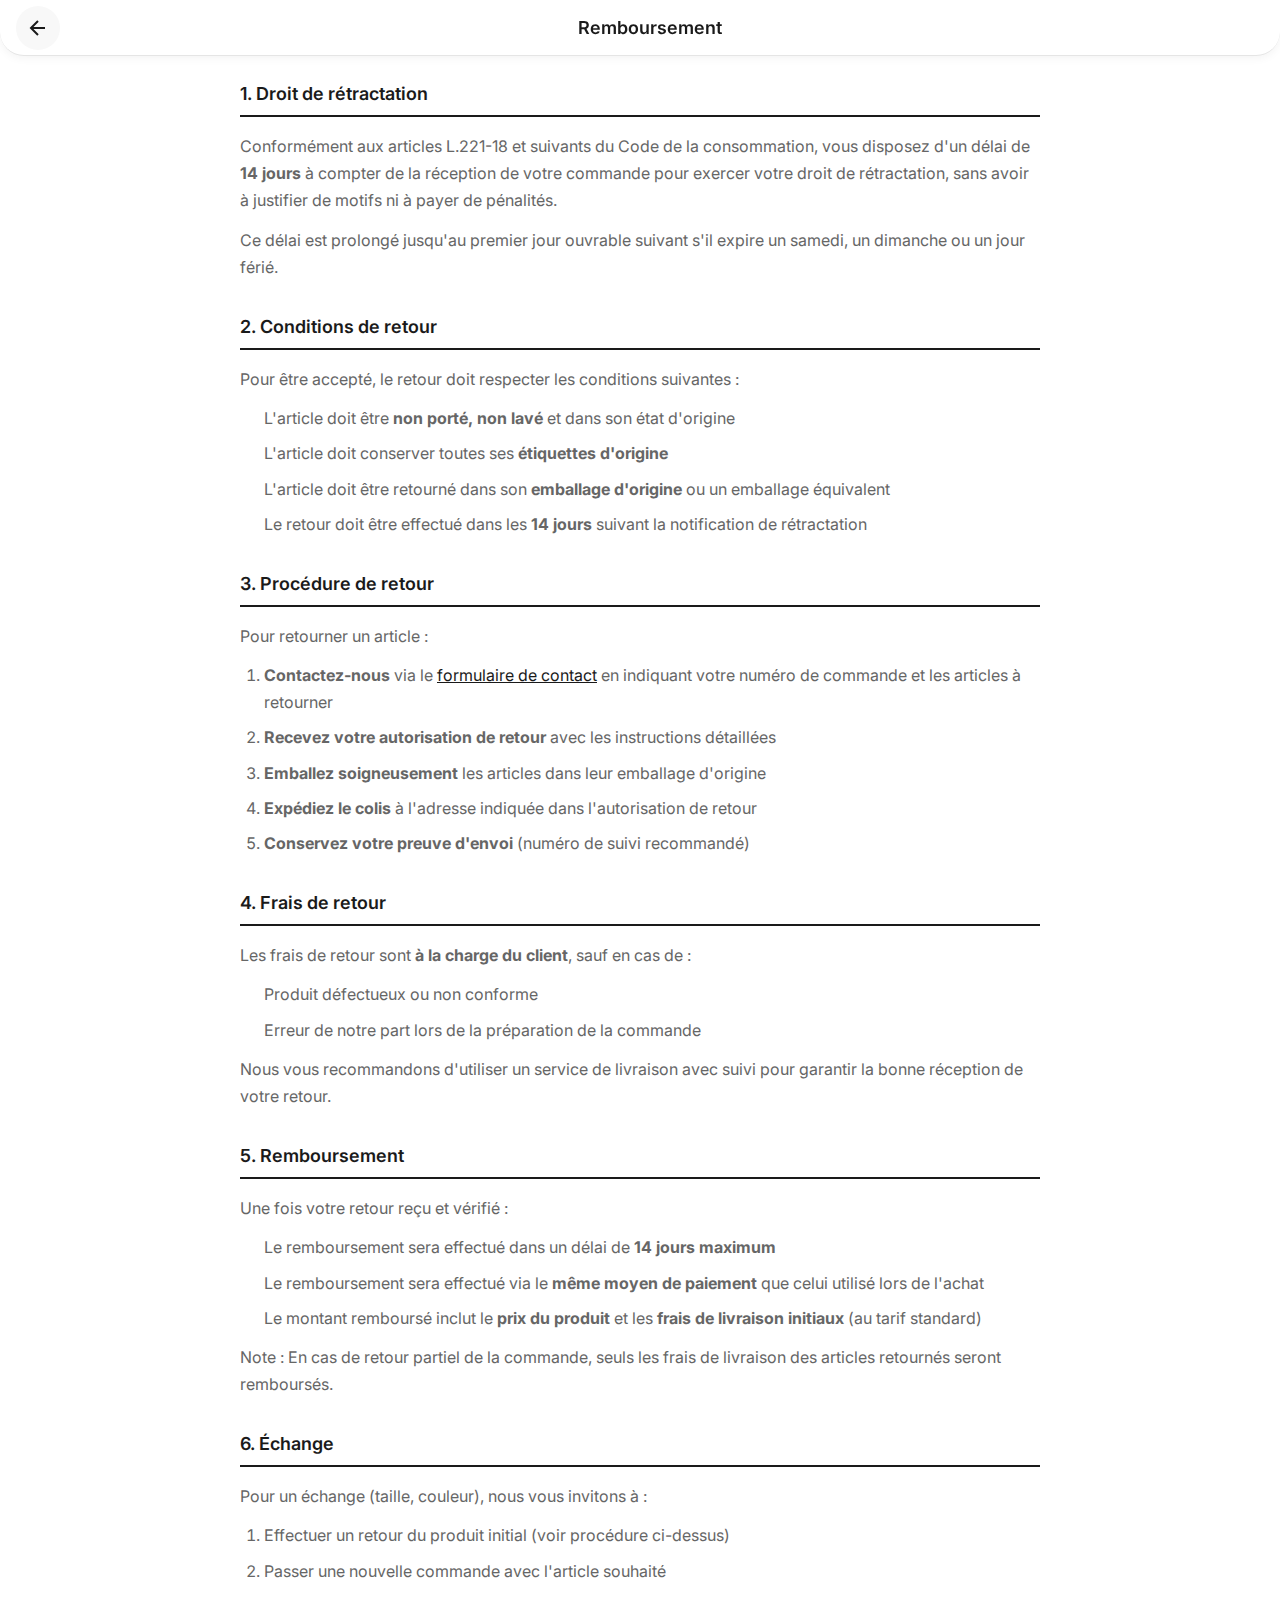
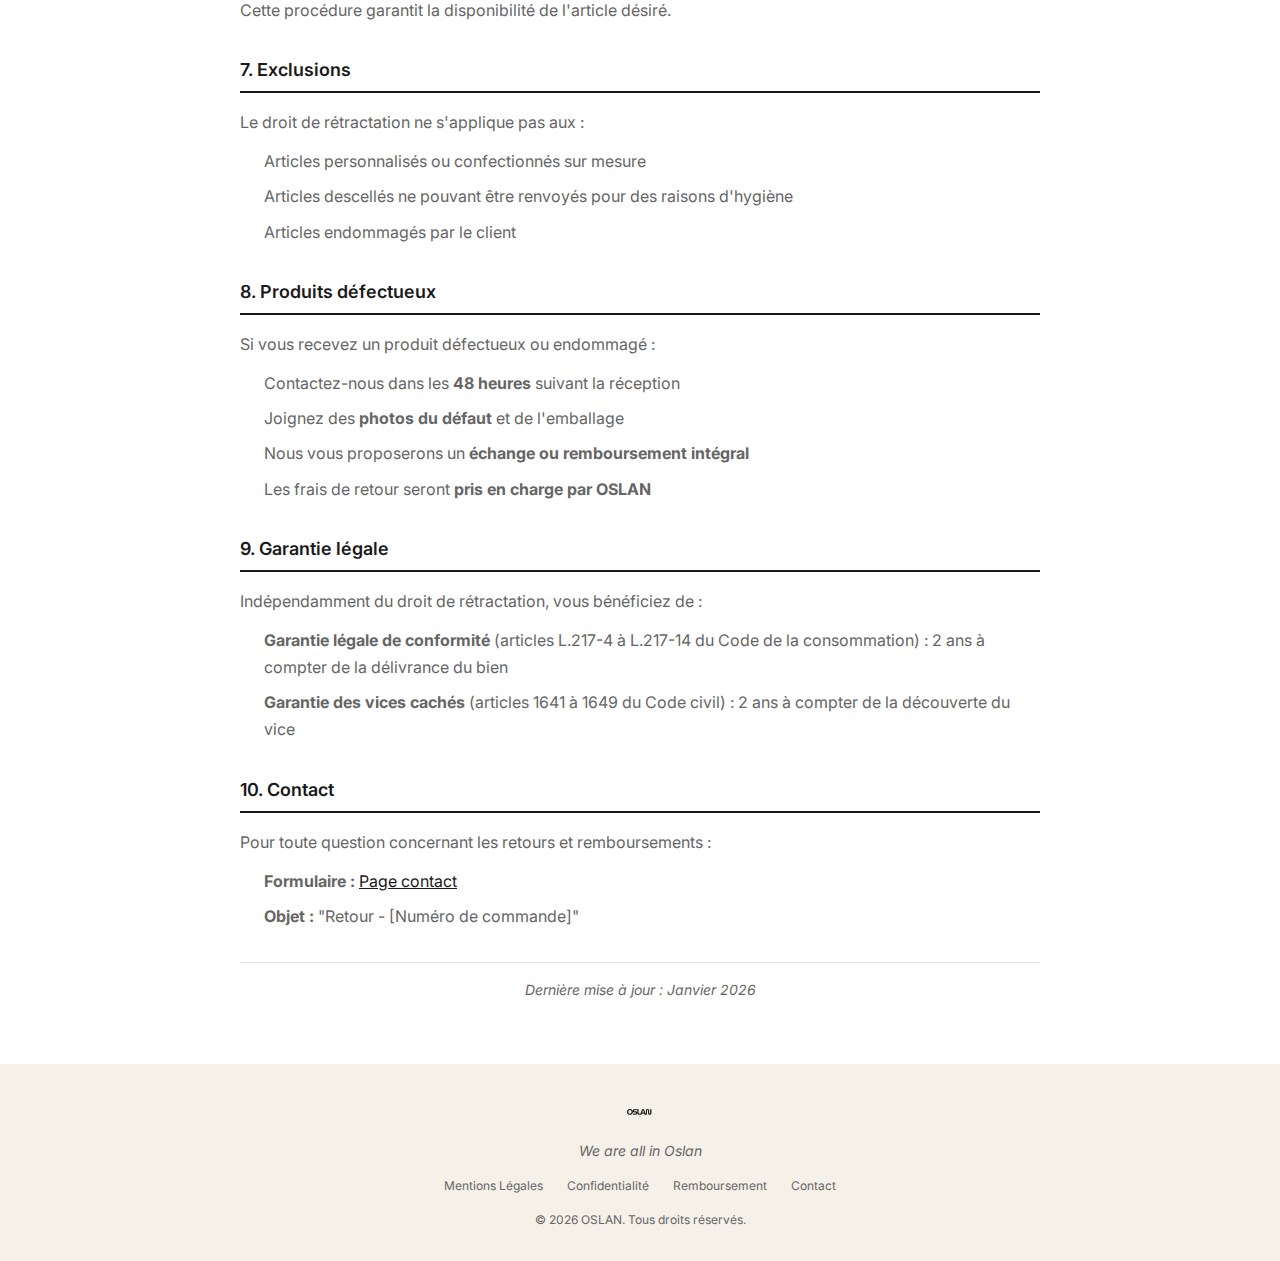
<file: remboursement.html>
<!DOCTYPE html>
<html lang="fr">

<head>
    <meta charset="UTF-8">
    <meta name="viewport" content="width=device-width, initial-scale=1.0">
    <title>Politique de Remboursement - OSLAN</title>
    <meta name="description"
        content="Politique de remboursement et retours OSLAN - Droit de rétractation et conditions de retour.">
    <link rel="preconnect" href="https://fonts.googleapis.com">
    <link rel="preconnect" href="https://fonts.gstatic.com" crossorigin>
    <link href="https://fonts.googleapis.com/css2?family=Inter:wght@400;500;600;700&display=swap" rel="stylesheet">
    <link rel="stylesheet" href="styles.css">
</head>

<body class="legal-page">
    <!-- Header -->
    <header class="header legal-header">
        <a href="index.html" class="back-btn" aria-label="Retour">
            <svg width="24" height="24" viewBox="0 0 24 24" fill="none" stroke="currentColor" stroke-width="2">
                <path d="M19 12H5M12 19l-7-7 7-7" />
            </svg>
        </a>
        <h1 class="page-title">Remboursement</h1>
        <div class="header-spacer"></div>
    </header>

    <!-- Main Content -->
    <main class="legal-main">
        <div class="legal-content">
            <section class="legal-section">
                <h2>1. Droit de rétractation</h2>
                <p>Conformément aux articles L.221-18 et suivants du Code de la consommation, vous disposez d'un délai
                    de <strong>14 jours</strong> à compter de la réception de votre commande pour exercer votre droit de
                    rétractation, sans avoir à justifier de motifs ni à payer de pénalités.</p>
                <p>Ce délai est prolongé jusqu'au premier jour ouvrable suivant s'il expire un samedi, un dimanche ou un
                    jour férié.</p>
            </section>

            <section class="legal-section">
                <h2>2. Conditions de retour</h2>
                <p>Pour être accepté, le retour doit respecter les conditions suivantes :</p>
                <ul>
                    <li>L'article doit être <strong>non porté, non lavé</strong> et dans son état d'origine</li>
                    <li>L'article doit conserver toutes ses <strong>étiquettes d'origine</strong></li>
                    <li>L'article doit être retourné dans son <strong>emballage d'origine</strong> ou un emballage
                        équivalent</li>
                    <li>Le retour doit être effectué dans les <strong>14 jours</strong> suivant la notification de
                        rétractation</li>
                </ul>
            </section>

            <section class="legal-section">
                <h2>3. Procédure de retour</h2>
                <p>Pour retourner un article :</p>
                <ol>
                    <li><strong>Contactez-nous</strong> via le <a href="contact.html">formulaire de contact</a> en
                        indiquant votre numéro de
                        commande et les articles à retourner</li>
                    <li><strong>Recevez votre autorisation de retour</strong> avec les instructions détaillées</li>
                    <li><strong>Emballez soigneusement</strong> les articles dans leur emballage d'origine</li>
                    <li><strong>Expédiez le colis</strong> à l'adresse indiquée dans l'autorisation de retour</li>
                    <li><strong>Conservez votre preuve d'envoi</strong> (numéro de suivi recommandé)</li>
                </ol>
            </section>

            <section class="legal-section">
                <h2>4. Frais de retour</h2>
                <p>Les frais de retour sont <strong>à la charge du client</strong>, sauf en cas de :</p>
                <ul>
                    <li>Produit défectueux ou non conforme</li>
                    <li>Erreur de notre part lors de la préparation de la commande</li>
                </ul>
                <p>Nous vous recommandons d'utiliser un service de livraison avec suivi pour garantir la bonne réception
                    de votre retour.</p>
            </section>

            <section class="legal-section">
                <h2>5. Remboursement</h2>
                <p>Une fois votre retour reçu et vérifié :</p>
                <ul>
                    <li>Le remboursement sera effectué dans un délai de <strong>14 jours maximum</strong></li>
                    <li>Le remboursement sera effectué via le <strong>même moyen de paiement</strong> que celui utilisé
                        lors de l'achat</li>
                    <li>Le montant remboursé inclut le <strong>prix du produit</strong> et les <strong>frais de
                            livraison initiaux</strong> (au tarif standard)</li>
                </ul>
                <p>Note : En cas de retour partiel de la commande, seuls les frais de livraison des articles retournés
                    seront remboursés.</p>
            </section>

            <section class="legal-section">
                <h2>6. Échange</h2>
                <p>Pour un échange (taille, couleur), nous vous invitons à :</p>
                <ol>
                    <li>Effectuer un retour du produit initial (voir procédure ci-dessus)</li>
                    <li>Passer une nouvelle commande avec l'article souhaité</li>
                </ol>
                <p>Cette procédure garantit la disponibilité de l'article désiré.</p>
            </section>

            <section class="legal-section">
                <h2>7. Exclusions</h2>
                <p>Le droit de rétractation ne s'applique pas aux :</p>
                <ul>
                    <li>Articles personnalisés ou confectionnés sur mesure</li>
                    <li>Articles descellés ne pouvant être renvoyés pour des raisons d'hygiène</li>
                    <li>Articles endommagés par le client</li>
                </ul>
            </section>

            <section class="legal-section">
                <h2>8. Produits défectueux</h2>
                <p>Si vous recevez un produit défectueux ou endommagé :</p>
                <ul>
                    <li>Contactez-nous dans les <strong>48 heures</strong> suivant la réception</li>
                    <li>Joignez des <strong>photos du défaut</strong> et de l'emballage</li>
                    <li>Nous vous proposerons un <strong>échange ou remboursement intégral</strong></li>
                    <li>Les frais de retour seront <strong>pris en charge par OSLAN</strong></li>
                </ul>
            </section>

            <section class="legal-section">
                <h2>9. Garantie légale</h2>
                <p>Indépendamment du droit de rétractation, vous bénéficiez de :</p>
                <ul>
                    <li><strong>Garantie légale de conformité</strong> (articles L.217-4 à L.217-14 du Code de la
                        consommation) : 2 ans à compter de la délivrance du bien</li>
                    <li><strong>Garantie des vices cachés</strong> (articles 1641 à 1649 du Code civil) : 2 ans à
                        compter de la découverte du vice</li>
                </ul>
            </section>

            <section class="legal-section">
                <h2>10. Contact</h2>
                <p>Pour toute question concernant les retours et remboursements :</p>
                <ul>
                    <li><strong>Formulaire :</strong> <a href="contact.html">Page contact</a></li>
                    <li><strong>Objet :</strong> "Retour - [Numéro de commande]"</li>
                </ul>
            </section>

            <p class="legal-update">Dernière mise à jour : Janvier 2026</p>
        </div>
    </main>

    <!-- Footer -->
    <footer class="footer">
        <div class="footer-content">
            <img src="assets/logo.png" alt="OSLAN" class="footer-logo">
            <p class="footer-tagline">We are all in Oslan</p>
            <div class="footer-links">
                <a href="mentions-legales.html">Mentions Légales</a>
                <a href="confidentialite.html">Confidentialité</a>
                <a href="remboursement.html">Remboursement</a>
                <a href="contact.html">Contact</a>
            </div>
            <p class="footer-copyright">© 2026 OSLAN. Tous droits réservés.</p>
        </div>
    </footer>
</body>

</html>
</file>
<file: styles.css>
/* ===== CSS Variables ===== */
:root {
    --color-bg: #ffffff;
    --color-text: #1a1a1a;
    --color-text-light: #666666;
    --color-promo-bg: #f5f0e8;
    --color-promo-text: #1a1a1a;
    --color-card-bg: #f8f8f8;
    --color-border: #e5e5e5;
    --color-heart: #1a1a1a;
    --color-heart-active: #e53935;
    --color-overlay: rgba(0, 0, 0, 0.5);

    --font-family: 'Inter', -apple-system, BlinkMacSystemFont, sans-serif;
    --font-size-xs: 0.75rem;
    --font-size-sm: 0.875rem;
    --font-size-base: 1rem;
    --font-size-lg: 1.125rem;
    --font-size-xl: 1.25rem;

    --spacing-xs: 0.5rem;
    --spacing-sm: 0.75rem;
    --spacing-md: 1rem;
    --spacing-lg: 1.5rem;
    --spacing-xl: 2rem;

    --border-radius-sm: 8px;
    --border-radius-md: 16px;
    --border-radius-lg: 24px;

    --transition-fast: 0.15s ease;
    --transition-normal: 0.25s ease;
    --transition-slow: 0.4s ease;

    --header-height: 56px;
    --promo-height: 36px;
}

/* ===== Reset ===== */
*,
*::before,
*::after {
    margin: 0;
    padding: 0;
    box-sizing: border-box;
}

html {
    font-size: 16px;
    -webkit-text-size-adjust: 100%;
}

body {
    font-family: var(--font-family);
    background-color: var(--color-bg);
    color: var(--color-text);
    line-height: 1.5;
    min-height: 100vh;
    overflow-x: hidden;
    -webkit-font-smoothing: antialiased;
}


img {
    max-width: 100%;
    height: auto;
    display: block;
}

button {
    font-family: inherit;
    cursor: pointer;
    background: none;
    border: none;
    outline: none;
}

a {
    text-decoration: none;
    color: inherit;
}

ul {
    list-style: none;
}

/* ===== Promo Banner ===== */
.promo-banner {
    background-color: var(--color-promo-bg);
    color: var(--color-promo-text);
    text-align: center;
    padding: var(--spacing-xs) var(--spacing-md);
    font-size: var(--font-size-sm);
    font-weight: 500;
    height: var(--promo-height);
    display: flex;
    align-items: center;
    justify-content: center;
}

/* ===== Header ===== */
.header {
    position: sticky;
    top: 0;
    z-index: 100;
    background-color: var(--color-bg);
    height: var(--header-height);
    display: flex;
    align-items: center;
    justify-content: space-between;
    padding: 0 var(--spacing-md);
    border-bottom: none;
    border-radius: 0 0 var(--border-radius-lg) var(--border-radius-lg);
    box-shadow: 0 2px 10px rgba(0, 0, 0, 0.05);
}

.menu-btn {
    width: 40px;
    height: 40px;
    display: flex;
    flex-direction: column;
    align-items: center;
    justify-content: center;
    gap: 6px;
    padding: 8px;
}

.menu-btn span {
    display: block;
    width: 20px;
    height: 2px;
    background-color: var(--color-text);
    border-radius: 2px;
    transition: var(--transition-fast);
}

.logo {
    position: absolute;
    left: 50%;
    transform: translateX(-50%);
}

.logo img {
    height: 80px;
    width: auto;
}

.header-icons {
    display: flex;
    align-items: center;
    gap: var(--spacing-xs);
}

.icon-btn {
    width: 40px;
    height: 40px;
    display: flex;
    align-items: center;
    justify-content: center;
    color: var(--color-text);
    transition: var(--transition-fast);
}

.icon-btn:active {
    transform: scale(0.95);
}

.cart-btn {
    position: relative;
}

.cart-count {
    position: absolute;
    top: 4px;
    right: 4px;
    background-color: var(--color-text);
    color: var(--color-bg);
    font-size: 10px;
    font-weight: 600;
    min-width: 16px;
    height: 16px;
    border-radius: 50%;
    display: flex;
    align-items: center;
    justify-content: center;
    opacity: 0;
    transform: scale(0);
    transition: var(--transition-fast);
}

.cart-count.active {
    opacity: 1;
    transform: scale(1);
}

/* ===== Sidebar ===== */
.sidebar-overlay {
    position: fixed;
    inset: 0;
    background-color: var(--color-overlay);
    z-index: 200;
    opacity: 0;
    visibility: hidden;
    transition: var(--transition-normal);
}

.sidebar-overlay.active {
    opacity: 1;
    visibility: visible;
}

.sidebar {
    position: fixed;
    top: 0;
    left: 0;
    width: 280px;
    height: 100%;
    background-color: var(--color-bg);
    z-index: 201;
    transform: translateX(-100%);
    transition: var(--transition-normal);
    display: flex;
    flex-direction: column;
}

.sidebar.active {
    transform: translateX(0);
}

.sidebar-header {
    display: flex;
    align-items: center;
    justify-content: space-between;
    padding: var(--spacing-lg);
    border-bottom: 1px solid var(--color-border);
}

.sidebar-logo {
    height: 28px;
    width: auto;
}

.close-btn {
    width: 40px;
    height: 40px;
    display: flex;
    align-items: center;
    justify-content: center;
    color: var(--color-text);
}

.sidebar-menu {
    flex: 1;
    padding: var(--spacing-lg);
}

.sidebar-menu li {
    margin-bottom: var(--spacing-md);
}

.sidebar-menu a {
    display: block;
    font-size: var(--font-size-lg);
    font-weight: 500;
    padding: var(--spacing-sm) 0;
    color: var(--color-text-light);
    transition: var(--transition-fast);
}

.sidebar-menu a.active,
.sidebar-menu a:hover {
    color: var(--color-text);
}

.sidebar-footer {
    padding: var(--spacing-lg);
    border-top: 1px solid var(--color-border);
}

.promo-code {
    font-size: var(--font-size-sm);
    color: var(--color-text-light);
    text-align: center;
}

.promo-code strong {
    color: var(--color-text);
}

/* ===== Hero Section ===== */
.hero {
    width: 100%;
    aspect-ratio: 1 / 1.15;
    overflow: hidden;
}

.hero-img {
    width: 100%;
    height: 100%;
    object-fit: cover;
    object-position: center top;
}

/* ===== Products Section ===== */
.products {
    padding: var(--spacing-xl) var(--spacing-md);
    background-color: var(--color-bg);
    border-radius: var(--border-radius-lg) var(--border-radius-lg) 0 0;
    margin-top: -24px;
    position: relative;
    z-index: 10;
}

.section-title {
    font-size: var(--font-size-xl);
    font-weight: 400;
    margin-bottom: var(--spacing-lg);
    color: var(--color-text);
}

.products-grid {
    display: grid;
    grid-template-columns: repeat(2, 1fr);
    gap: var(--spacing-md);
}

/* ===== Product Card ===== */
.product-card {
    position: relative;
    background-color: var(--color-card-bg);
    border-radius: var(--border-radius-md);
    overflow: hidden;
    transition: var(--transition-normal);
}

.product-card:active {
    transform: scale(0.98);
}

.favorite-btn {
    position: absolute;
    top: var(--spacing-sm);
    left: var(--spacing-sm);
    z-index: 10;
    width: 32px;
    height: 32px;
    display: flex;
    align-items: center;
    justify-content: center;
    background-color: var(--color-bg);
    border-radius: 50%;
    box-shadow: 0 2px 8px rgba(0, 0, 0, 0.1);
    transition: var(--transition-fast);
}

.favorite-btn:active {
    transform: scale(0.9);
}

.heart-icon {
    color: var(--color-heart);
    transition: var(--transition-fast);
}

.favorite-btn.active .heart-icon {
    fill: var(--color-heart-active);
    stroke: var(--color-heart-active);
    color: var(--color-heart-active);
}

.product-link {
    display: block;
}

.product-image {
    aspect-ratio: 1 / 1;
    overflow: hidden;
    background-color: var(--color-card-bg);
}

.product-image img {
    width: 100%;
    height: 100%;
    object-fit: cover;
    transition: var(--transition-slow);
}

.product-card:hover .product-image img {
    transform: scale(1.05);
}

.product-info {
    padding: var(--spacing-sm) var(--spacing-sm) var(--spacing-md);
}

.product-name {
    font-size: var(--font-size-sm);
    font-weight: 500;
    color: var(--color-text);
    line-height: 1.4;
}

/* Coming Soon Card */
.product-card.coming-soon {
    pointer-events: none;
}

.coming-soon-overlay {
    width: 100%;
    height: 100%;
    background: linear-gradient(135deg, #f0f0f0 0%, #e0e0e0 100%);
    display: flex;
    align-items: center;
    justify-content: center;
}

.coming-soon-overlay span {
    font-size: var(--font-size-sm);
    font-weight: 600;
    color: var(--color-text-light);
    text-transform: uppercase;
    letter-spacing: 1px;
}

/* ===== Carousel Section ===== */
.carousel-section {
    padding: var(--spacing-xl) 0;
    background-color: var(--color-bg);
    overflow: hidden;
}

.carousel-container {
    width: 100%;
    overflow-x: auto;
    overflow-y: hidden;
    scroll-snap-type: x mandatory;
    scroll-behavior: smooth;
    -webkit-overflow-scrolling: touch;
    scrollbar-width: none;
    -ms-overflow-style: none;
    scroll-padding-left: 20px;
    scroll-padding-right: 20px;
    /* Snap respects 20px offset on both sides */
}

.carousel-container::-webkit-scrollbar {
    display: none;
}

.carousel-track {
    display: flex;
    gap: var(--spacing-md);
    /* Right: 20px to match left spacing */
    padding: 0 20px 0 0;
    /* Removing left padding */
}

/* Explicit margins help ensure scroll space on all browsers */
.carousel-slide:first-child {
    margin-left: 20px;
    /* Force 20px spacing */
    scroll-snap-align: start;
    /* Align first item to left */
}

.carousel-slide:last-child {
    margin-right: 0;
}

.carousel-slide {
    flex: 0 0 auto;
    width: 75vw;
    max-width: 320px;
    scroll-snap-align: center;
    /* Default snap to center for others */
}

.carousel-image {
    width: 100%;
    aspect-ratio: 1 / 1;
    border-radius: var(--border-radius-sm);
    overflow: hidden;
    background-color: var(--color-card-bg);
}

.carousel-image img {
    width: 100%;
    height: 100%;
    object-fit: cover;
    transition: var(--transition-slow);
}

.carousel-slide:hover .carousel-image img {
    transform: scale(1.05);
}

.carousel-label {
    margin-top: var(--spacing-sm);
    font-size: var(--font-size-base);
    font-weight: 700;
    color: var(--color-text);
    text-transform: uppercase;
    letter-spacing: 0.5px;
}


/* ===== Carousel Description ===== */
.carousel-desc {
    margin-top: var(--spacing-xs);
    font-size: var(--font-size-sm);
    color: var(--color-text-light);
    line-height: 1.5;
    font-weight: 400;
    white-space: normal;
    max-width: 100%;
}

/* Active state logic removed to keep text always visible */

/* ===== Newsletter Section ===== */
.newsletter-section {
    background-color: var(--color-text);
    color: var(--color-bg);
    padding: var(--spacing-xl) var(--spacing-md);
    text-align: center;
}

.newsletter-container {
    max-width: 500px;
    margin: 0 auto;
}

.newsletter-title {
    font-size: var(--font-size-xl);
    font-weight: 600;
    margin-bottom: var(--spacing-sm);
}

.newsletter-text {
    font-size: var(--font-size-sm);
    opacity: 0.8;
    margin-bottom: var(--spacing-md);
}

.newsletter-form {
    display: flex;
    gap: var(--spacing-sm);
    margin-bottom: var(--spacing-sm);
}

.newsletter-input {
    flex: 1;
    padding: var(--spacing-sm) var(--spacing-md);
    border: 1px solid rgba(255, 255, 255, 0.3);
    border-radius: var(--border-radius-sm);
    background: rgba(255, 255, 255, 0.1);
    color: var(--color-bg);
    font-size: var(--font-size-sm);
}

.newsletter-input::placeholder {
    color: rgba(255, 255, 255, 0.6);
}

.newsletter-input:focus {
    outline: none;
    border-color: var(--color-bg);
    background: rgba(255, 255, 255, 0.15);
}

.newsletter-btn {
    padding: var(--spacing-sm) var(--spacing-lg);
    background: var(--color-bg);
    color: var(--color-text);
    border: none;
    border-radius: var(--border-radius-sm);
    font-weight: 600;
    font-size: var(--font-size-sm);
    cursor: pointer;
    transition: opacity var(--transition-fast);
}

.newsletter-btn:hover {
    opacity: 0.9;
}

.newsletter-consent {
    font-size: var(--font-size-xs);
    opacity: 0.6;
}

/* ===== Footer ===== */
.footer {
    background-color: var(--color-promo-bg);
    padding: var(--spacing-xl) var(--spacing-md);
    margin-top: var(--spacing-xl);
}

.footer-content {
    text-align: center;
}

.footer-logo {
    height: 32px;
    margin: 0 auto var(--spacing-sm);
}

.footer-tagline {
    font-size: var(--font-size-sm);
    color: var(--color-text-light);
    font-style: italic;
    margin-bottom: var(--spacing-md);
}

.footer-social {
    display: flex;
    justify-content: center;
    gap: var(--spacing-md);
    margin-bottom: var(--spacing-md);
}

.social-icon {
    display: flex;
    align-items: center;
    justify-content: center;
    width: 40px;
    height: 40px;
    color: var(--color-text);
    transition: opacity var(--transition-fast);
}

.social-icon:hover {
    opacity: 0.7;
}

.footer-payments {
    display: flex;
    justify-content: center;
    gap: var(--spacing-sm);
    margin-bottom: var(--spacing-lg);
}

.payment-icon {
    width: 48px;
    height: 32px;
    border-radius: 4px;
}

.footer-links {
    display: flex;
    justify-content: center;
    gap: var(--spacing-lg);
    margin-bottom: var(--spacing-md);
}

.footer-links a {
    font-size: var(--font-size-xs);
    color: var(--color-text-light);
    transition: var(--transition-fast);
}

.footer-links a:hover {
    color: var(--color-text);
}

.footer-copyright {
    font-size: var(--font-size-xs);
    color: var(--color-text-light);
}

/* ===== Product Detail Page ===== */
.product-detail-page {
    background-color: var(--color-bg);
    min-height: 100vh;
    display: flex;
    flex-direction: column;
}

.product-header {
    justify-content: space-between;
    border-radius: 0;
    box-shadow: none;
    background-color: var(--color-bg);
}

.back-btn {
    width: 44px;
    height: 44px;
    display: flex;
    align-items: center;
    justify-content: center;
    background-color: var(--color-card-bg);
    border-radius: 50%;
    color: var(--color-text);
    transition: var(--transition-fast);
}

.back-btn:active {
    transform: scale(0.95);
    background-color: var(--color-border);
}

.page-title {
    font-size: var(--font-size-lg);
    font-weight: 600;
    color: var(--color-text);
}

.favorite-btn-header {
    width: 44px;
    height: 44px;
    display: flex;
    align-items: center;
    justify-content: center;
    background-color: var(--color-card-bg);
    border-radius: 50%;
    color: var(--color-text);
    transition: var(--transition-fast);
}

.favorite-btn-header:active {
    transform: scale(0.95);
}

.favorite-btn-header.active .heart-icon {
    fill: var(--color-heart-active);
    stroke: var(--color-heart-active);
    color: var(--color-heart-active);
}

.cart-btn-header {
    position: relative;
    width: 44px;
    height: 44px;
    display: flex;
    align-items: center;
    justify-content: center;
    background-color: var(--color-card-bg);
    border-radius: 50%;
    color: var(--color-text);
    text-decoration: none;
    transition: var(--transition-fast);
}

.cart-btn-header:active {
    transform: scale(0.95);
}

.cart-btn-header .cart-count {
    position: absolute;
    top: 2px;
    right: 2px;
    min-width: 18px;
    height: 18px;
    background-color: var(--color-text);
    color: var(--color-bg);
    font-size: 10px;
    font-weight: 700;
    border-radius: 50%;
    display: flex;
    align-items: center;
    justify-content: center;
    opacity: 0;
    transform: scale(0);
    transition: var(--transition-fast);
}

.cart-btn-header .cart-count.active {
    opacity: 1;
    transform: scale(1);
}

/* Product Main Content */
.product-main {
    flex: 1;
    overflow-y: auto;
    padding-bottom: 100px;
}

/* Product Gallery */
.product-gallery {
    padding: var(--spacing-md);
    position: relative;
}

.gallery-container {
    width: 100%;
    overflow: hidden;
    border-radius: var(--border-radius-md);
    background-color: var(--color-card-bg);
}

.gallery-track {
    display: flex;
    transition: transform 0.4s ease;
}

.gallery-slide {
    flex: 0 0 100%;
    width: 100%;
}

.gallery-slide img {
    width: 100%;
    aspect-ratio: 1 / 1;
    object-fit: cover;
    border-radius: var(--border-radius-md);
}

.gallery-dots {
    display: flex;
    justify-content: center;
    gap: 8px;
    margin-top: var(--spacing-md);
}

.dot {
    width: 8px;
    height: 8px;
    border-radius: 50%;
    background-color: var(--color-border);
    cursor: pointer;
    transition: var(--transition-fast);
}

.dot.active {
    background-color: var(--color-text);
    width: 24px;
    border-radius: 4px;
}

/* Product Info Detail */
.product-info-detail {
    padding: 0 var(--spacing-lg);
}

.product-title-price {
    display: flex;
    justify-content: space-between;
    align-items: flex-start;
    gap: var(--spacing-md);
    margin-bottom: var(--spacing-lg);
}

.product-title-section {
    flex: 1;
}

.product-title {
    font-size: var(--font-size-xl);
    font-weight: 600;
    color: var(--color-text);
    margin-bottom: var(--spacing-xs);
}

.product-subtitle {
    font-size: var(--font-size-sm);
    color: var(--color-text-light);
    line-height: 1.5;
}

.product-price-section {
    text-align: right;
}

.current-price {
    display: block;
    font-size: var(--font-size-xl);
    font-weight: 700;
    color: var(--color-text);
}

.original-price {
    font-size: var(--font-size-sm);
    color: var(--color-text-light);
    text-decoration: line-through;
}

/* Size Selection */
.size-selection {
    margin-bottom: var(--spacing-lg);
}

.size-title {
    font-size: var(--font-size-base);
    font-weight: 600;
    color: var(--color-text);
    margin-bottom: var(--spacing-md);
}

.size-options {
    display: flex;
    gap: var(--spacing-sm);
}

.size-btn {
    min-width: 48px;
    height: 48px;
    padding: 0 var(--spacing-md);
    border: 2px solid var(--color-border);
    border-radius: var(--border-radius-sm);
    font-size: var(--font-size-sm);
    font-weight: 500;
    color: var(--color-text);
    background-color: var(--color-bg);
    transition: var(--transition-fast);
}

.size-btn:hover {
    border-color: var(--color-text);
}

.size-btn.active {
    background-color: var(--color-text);
    color: var(--color-bg);
    border-color: var(--color-text);
}

/* Product Description */
.product-description-section {
    margin-bottom: var(--spacing-lg);
}

.description-title {
    font-size: var(--font-size-base);
    font-weight: 600;
    color: var(--color-text);
    margin-bottom: var(--spacing-sm);
}

.description-text {
    font-size: var(--font-size-sm);
    color: var(--color-text-light);
    line-height: 1.7;
}

/* Action Buttons */
.action-buttons {
    position: fixed;
    bottom: 0;
    left: 0;
    right: 0;
    display: flex;
    gap: var(--spacing-md);
    padding: var(--spacing-md) var(--spacing-lg);
    background-color: var(--color-bg);
    border-top: 1px solid var(--color-border);
    z-index: 100;
}

.btn-secondary {
    flex: 1;
    height: 52px;
    border: 2px solid var(--color-text);
    border-radius: var(--border-radius-lg);
    font-size: var(--font-size-base);
    font-weight: 600;
    color: var(--color-text);
    background-color: var(--color-bg);
    transition: var(--transition-fast);
}

.btn-secondary:active {
    transform: scale(0.98);
    background-color: var(--color-card-bg);
}

.btn-primary {
    flex: 1.5;
    height: 52px;
    border: none;
    border-radius: var(--border-radius-lg);
    font-size: var(--font-size-base);
    font-weight: 600;
    color: var(--color-bg);
    background-color: var(--color-text);
    transition: var(--transition-fast);
}

.btn-primary:active {
    transform: scale(0.98);
    opacity: 0.9;
}

/* Page Transitions */
@keyframes fadeSlideIn {
    from {
        opacity: 0;
        transform: translateX(30px);
    }

    to {
        opacity: 1;
        transform: translateX(0);
    }
}

@keyframes fadeSlideOut {
    from {
        opacity: 1;
        transform: translateX(0);
    }

    to {
        opacity: 0;
        transform: translateX(-30px);
    }
}

.product-detail-page {
    animation: fadeSlideIn 0.35s ease-out forwards;
}

.product-detail-page.page-exit {
    animation: fadeSlideOut 0.25s ease-in forwards;
}

/* Gallery Improvements */
.gallery-container {
    cursor: grab;
    -webkit-user-select: none;
    user-select: none;
    touch-action: pan-y pinch-zoom;
}

.gallery-container:active {
    cursor: grabbing;
}

.gallery-track {
    will-change: transform;
}

.gallery-slide img {
    pointer-events: none;
    -webkit-user-drag: none;
}

/* ===== Cart Page Styles ===== */
/* ===== Cart Page Styles ===== */
.cart-page {
    background-color: #f8f8f8;
    min-height: 100vh;
    display: flex;
    flex-direction: column;
    /* Animation moved to content-wrapper to fix checkout button position */
}

.content-wrapper {
    flex: 1;
    display: flex;
    flex-direction: column;
    animation: fadeSlideIn 0.3s ease-out forwards;
}

.cart-header {
    background-color: var(--color-bg);
    justify-content: space-between;
}



/* Promo Section */
.promo-section {
    margin-top: 20px;
    padding: var(--spacing-md);
    background-color: var(--color-bg);
    border-radius: var(--border-radius-md);
}

.cart-count-header {
    width: 40px;
    height: 40px;
    display: flex;
    align-items: center;
    justify-content: center;
    background-color: var(--color-text);
    color: var(--color-bg);
    border-radius: 50%;
    font-size: var(--font-size-sm);
    font-weight: 600;
}

.cart-main {
    flex: 1;
    padding: var(--spacing-md);
    padding-bottom: 160px;
    /* Increased to ensure everything is scrollable above the fixed button */
    overflow-y: auto;
}

/* Empty Cart */
.empty-cart {
    display: flex;
    flex-direction: column;
    align-items: center;
    justify-content: center;
    text-align: center;
    padding: var(--spacing-xl) var(--spacing-md);
    gap: var(--spacing-md);
    min-height: 50vh;
}

.empty-cart h2 {
    font-size: var(--font-size-xl);
    font-weight: 600;
    color: var(--color-text);
    margin-top: var(--spacing-md);
}

.empty-cart p {
    color: var(--color-text-light);
    font-size: var(--font-size-sm);
    max-width: 250px;
}

.empty-cart .btn-primary {
    display: inline-flex;
    align-items: center;
    justify-content: center;
    gap: var(--spacing-sm);
    padding: var(--spacing-md) var(--spacing-xl);
    margin-top: var(--spacing-lg);
    text-decoration: none;
    font-size: var(--font-size-base);
    font-weight: 600;
    background-color: var(--color-text);
    color: var(--color-bg);
    border-radius: var(--border-radius-lg);
    box-shadow: 0 4px 15px rgba(0, 0, 0, 0.2);
    transition: all 0.3s ease;
}

.empty-cart .btn-primary:hover {
    transform: translateY(-2px);
    box-shadow: 0 6px 20px rgba(0, 0, 0, 0.3);
}

.empty-cart .btn-primary:active {
    transform: translateY(0);
    box-shadow: 0 2px 10px rgba(0, 0, 0, 0.2);
}

/* Cart Items */
.cart-items {
    display: flex;
    flex-direction: column;
    gap: 16px;
    padding: 16px 8px 0 8px;
    /* Removed 140px bottom padding */
}

.cart-item {
    display: flex;
    gap: var(--spacing-md);
    background-color: var(--color-bg);
    border-radius: var(--border-radius-md);
    padding: var(--spacing-md);
    transition: all 0.3s ease;
    box-shadow: 0 2px 8px rgba(0, 0, 0, 0.06);
    margin-bottom: 16px;
    /* Explicit fallback margin for mobile */
}

.cart-item:last-child {
    margin-bottom: 0;
}

.cart-item.removing {
    opacity: 0;
    transform: translateX(-100%);
}

.cart-item-image {
    width: 80px;
    height: 80px;
    border-radius: var(--border-radius-sm);
    overflow: hidden;
    flex-shrink: 0;
    background-color: var(--color-card-bg);
}

.cart-item-image img {
    width: 100%;
    height: 100%;
    object-fit: cover;
}

.cart-item-details {
    flex: 1;
    display: flex;
    flex-direction: column;
    justify-content: center;
    gap: 4px;
}

.cart-item-title {
    font-size: var(--font-size-sm);
    font-weight: 600;
    color: var(--color-text);
    line-height: 1.3;
}

.cart-item-variant {
    font-size: var(--font-size-xs);
    color: var(--color-text-light);
}

.cart-item-price {
    font-size: var(--font-size-sm);
    font-weight: 700;
    color: var(--color-text);
    background-color: var(--color-card-bg);
    padding: 4px 12px;
    border-radius: 20px;
    display: inline-block;
    width: fit-content;
}

.cart-item-actions {
    display: flex;
    flex-direction: column;
    align-items: flex-end;
    justify-content: space-between;
}

/* Quantity Controls */
.quantity-controls {
    display: flex;
    align-items: center;
    gap: 8px;
    background-color: var(--color-card-bg);
    border-radius: var(--border-radius-sm);
    padding: 4px;
}

.qty-btn {
    width: 28px;
    height: 28px;
    display: flex;
    align-items: center;
    justify-content: center;
    background-color: var(--color-bg);
    border: 1px solid var(--color-border);
    border-radius: 6px;
    font-size: 16px;
    font-weight: 600;
    color: var(--color-text);
    transition: var(--transition-fast);
}

.qty-btn:active {
    transform: scale(0.9);
    background-color: var(--color-text);
    color: var(--color-bg);
}

.qty-value {
    min-width: 24px;
    text-align: center;
    font-size: var(--font-size-sm);
    font-weight: 600;
}

.delete-btn {
    width: 36px;
    height: 36px;
    display: flex;
    align-items: center;
    justify-content: center;
    background-color: var(--color-card-bg);
    border-radius: 8px;
    color: var(--color-text-light);
    transition: var(--transition-fast);
}

.delete-btn:active {
    background-color: #fee;
    color: #e53935;
}



.promo-input-wrapper {
    display: flex;
    gap: var(--spacing-sm);
}

.promo-input {
    flex: 1;
    padding: var(--spacing-sm) var(--spacing-md);
    border: 2px solid var(--color-border);
    border-radius: var(--border-radius-sm);
    font-family: inherit;
    font-size: var(--font-size-sm);
    outline: none;
    transition: var(--transition-fast);
}

.promo-input:focus {
    border-color: var(--color-text);
}

.promo-btn {
    padding: var(--spacing-sm) var(--spacing-md);
    background-color: var(--color-text);
    color: var(--color-bg);
    border-radius: var(--border-radius-sm);
    font-size: var(--font-size-sm);
    font-weight: 600;
    white-space: nowrap;
    transition: var(--transition-fast);
}

.promo-btn:disabled {
    background-color: #28a745;
}

.promo-message {
    margin-top: var(--spacing-sm);
    font-size: var(--font-size-xs);
}

.promo-message.success {
    color: #28a745;
}

.promo-message.error {
    color: #e53935;
}

/* Order Summary */
.order-summary {
    margin-top: var(--spacing-lg);
    padding: var(--spacing-md);
    background-color: var(--color-bg);
    border-radius: var(--border-radius-md);
}

.summary-row {
    display: flex;
    justify-content: space-between;
    align-items: center;
    padding: var(--spacing-sm) 0;
    font-size: var(--font-size-sm);
    color: var(--color-text-light);
}

.summary-row.total-row {
    border-top: 1px solid var(--color-border);
    margin-top: var(--spacing-sm);
    padding-top: var(--spacing-md);
    font-size: var(--font-size-lg);
    font-weight: 700;
    color: var(--color-text);
}

.delivery-option {
    color: var(--color-text);
}

/* Checkout Section */
.checkout-section {
    position: fixed;
    bottom: 0;
    left: 0;
    right: 0;
    padding: var(--spacing-md) var(--spacing-lg);
    background-color: var(--color-bg);
    border-top: 1px solid var(--color-border);
    z-index: 1000;
    /* Ensure always on top */
    box-shadow: 0 -4px 12px rgba(0, 0, 0, 0.05);
}

.checkout-btn {
    width: 100%;
    height: 56px;
    display: flex;
    align-items: center;
    justify-content: center;
    gap: var(--spacing-sm);
    background-color: var(--color-text);
    color: var(--color-bg);
    border: none;
    border-radius: var(--border-radius-lg);
    font-size: var(--font-size-lg);
    font-weight: 700;
    transition: var(--transition-fast);
}

.checkout-btn:active {
    transform: scale(0.98);
    opacity: 0.9;
}

/* ===== Responsive ===== */
@media (min-width: 480px) {
    .hero {
        aspect-ratio: 1 / 1;
    }

    .products-grid {
        gap: var(--spacing-lg);
    }

    .product-name {
        font-size: var(--font-size-base);
    }
}

@media (min-width: 768px) {
    .products-grid {
        grid-template-columns: repeat(3, 1fr);
    }

    .sidebar {
        width: 320px;
    }
}

/* ===== Animations ===== */
@keyframes fadeIn {
    from {
        opacity: 0;
        transform: translateY(10px);
    }

    to {
        opacity: 1;
        transform: translateY(0);
    }
}

.product-card {
    animation: fadeIn 0.5s ease forwards;
}

.product-card:nth-child(1) {
    animation-delay: 0.1s;
}

.product-card:nth-child(2) {
    animation-delay: 0.2s;
}

.product-card:nth-child(3) {
    animation-delay: 0.3s;
}

.product-card:nth-child(4) {
    animation-delay: 0.4s;
}

/* ===== Cookie Consent Popup ===== */
.cookie-popup {
    position: fixed;
    bottom: 24px;
    right: 24px;
    width: 340px;
    /* Glassmorphism styling */
    background: rgba(20, 20, 20, 0.7);
    -webkit-backdrop-filter: blur(16px);
    backdrop-filter: blur(16px);
    border: 1px solid rgba(255, 255, 255, 0.1);
    border-radius: 20px;
    padding: 24px;
    z-index: 9999;
    box-shadow: 0 8px 32px 0 rgba(0, 0, 0, 0.37);
    color: var(--color-text);
    /* Animation */
    opacity: 0;
    transform: translateY(20px) scale(0.95);
    transition: all 0.5s cubic-bezier(0.19, 1, 0.22, 1);
    pointer-events: none;
    font-family: 'Inter', sans-serif;
}

.cookie-popup.show {
    opacity: 1;
    transform: translateY(0) scale(1);
    pointer-events: auto;
}

.cookie-content h3 {
    font-size: 18px;
    font-weight: 600;
    margin-bottom: 8px;
    display: flex;
    align-items: center;
    gap: 8px;
}

.cookie-content p {
    font-size: 14px;
    color: rgba(255, 255, 255, 0.7);
    line-height: 1.5;
    margin-bottom: 20px;
}

.cookie-buttons {
    display: flex;
    gap: 12px;
}

.cookie-btn {
    flex: 1;
    padding: 10px 16px;
    border-radius: 12px;
    font-size: 14px;
    font-weight: 500;
    cursor: pointer;
    transition: all 0.2s ease;
    border: none;
    outline: none;
}

/* "Accepter" button (Primary) */
.cookie-accept {
    background: var(--color-text);
    color: var(--color-bg);
}

.cookie-accept:hover {
    opacity: 0.9;
    transform: translateY(-1px);
}

.cookie-accept:active {
    transform: translateY(1px);
}

/* "Refuser" button (Secondary) */
.cookie-refuse {
    background: rgba(255, 255, 255, 0.1);
    color: var(--color-text);
    border: 1px solid rgba(255, 255, 255, 0.1);
}

.cookie-refuse:hover {
    background: rgba(255, 255, 255, 0.15);
}

.cookie-refuse:active {
    background: rgba(255, 255, 255, 0.05);
}

/* Mobile responsiveness */
@media (max-width: 480px) {
    .cookie-popup {
        bottom: 16px;
        left: 16px;
        right: 16px;
        width: auto;
        padding: 20px;
    }
}

/* ===== Legal Pages ===== */
.legal-page {
    background-color: var(--color-bg);
}

.legal-header {
    display: flex;
    align-items: center;
    justify-content: space-between;
    padding: var(--spacing-md);
    background: var(--color-bg);
    border-bottom: 1px solid var(--color-border);
    position: sticky;
    top: 0;
    z-index: 100;
}

.header-spacer {
    width: 24px;
}

.legal-main {
    padding: var(--spacing-lg) var(--spacing-md);
    padding-bottom: var(--spacing-xl);
}

.legal-content {
    max-width: 800px;
    margin: 0 auto;
}

.legal-section {
    margin-bottom: var(--spacing-xl);
}

.legal-section h2 {
    font-size: var(--font-size-lg);
    font-weight: 600;
    color: var(--color-text);
    margin-bottom: var(--spacing-md);
    padding-bottom: var(--spacing-xs);
    border-bottom: 2px solid var(--color-text);
}

.legal-section p {
    font-size: var(--font-size-base);
    color: var(--color-text-light);
    line-height: 1.7;
    margin-bottom: var(--spacing-sm);
}

.legal-section ul,
.legal-section ol {
    margin: var(--spacing-sm) 0;
    padding-left: var(--spacing-lg);
}

.legal-section li {
    font-size: var(--font-size-base);
    color: var(--color-text-light);
    line-height: 1.7;
    margin-bottom: var(--spacing-xs);
}

.legal-section a {
    color: var(--color-text);
    text-decoration: underline;
}

.legal-section a:hover {
    opacity: 0.7;
}

.legal-update {
    font-size: var(--font-size-sm);
    color: var(--color-text-light);
    font-style: italic;
    text-align: center;
    margin-top: var(--spacing-xl);
    padding-top: var(--spacing-md);
    border-top: 1px solid var(--color-border);
}

/* ===== Contact Page ===== */
.response-time {
    font-size: var(--font-size-sm);
    color: var(--color-text-light);
    font-style: italic;
}

.note {
    font-size: var(--font-size-sm);
    color: var(--color-text-light);
    font-style: italic;
}

.social-links {
    display: flex;
    gap: var(--spacing-md);
    flex-wrap: wrap;
    margin-top: var(--spacing-sm);
}

.social-link {
    padding: var(--spacing-sm) var(--spacing-md);
    background: var(--color-text);
    color: var(--color-bg) !important;
    text-decoration: none !important;
    border-radius: var(--border-radius-sm);
    font-size: var(--font-size-sm);
    font-weight: 500;
    transition: opacity var(--transition-fast);
}

.social-link:hover {
    opacity: 0.8 !important;
}

/* Contact Form */
.contact-form-section {
    background: var(--color-promo-bg);
    padding: var(--spacing-lg);
    border-radius: var(--border-radius-md);
}

.contact-form {
    display: flex;
    flex-direction: column;
    gap: var(--spacing-md);
}

.form-group {
    display: flex;
    flex-direction: column;
    gap: var(--spacing-xs);
}

.form-group label {
    font-size: var(--font-size-sm);
    font-weight: 500;
    color: var(--color-text);
}

.form-input {
    padding: var(--spacing-sm) var(--spacing-md);
    border: 1px solid var(--color-border);
    border-radius: var(--border-radius-sm);
    font-size: var(--font-size-base);
    background: var(--color-bg);
    color: var(--color-text);
    font-family: inherit;
}

.form-input:focus {
    outline: none;
    border-color: var(--color-text);
}

.form-textarea {
    resize: vertical;
    min-height: 120px;
}

.form-submit {
    padding: var(--spacing-md) var(--spacing-lg);
    background: var(--color-text);
    color: var(--color-bg);
    border: none;
    border-radius: var(--border-radius-sm);
    font-size: var(--font-size-base);
    font-weight: 600;
    cursor: pointer;
    transition: opacity var(--transition-fast);
    margin-top: var(--spacing-sm);
}

.form-submit:hover {
    opacity: 0.9;
}
</file>
